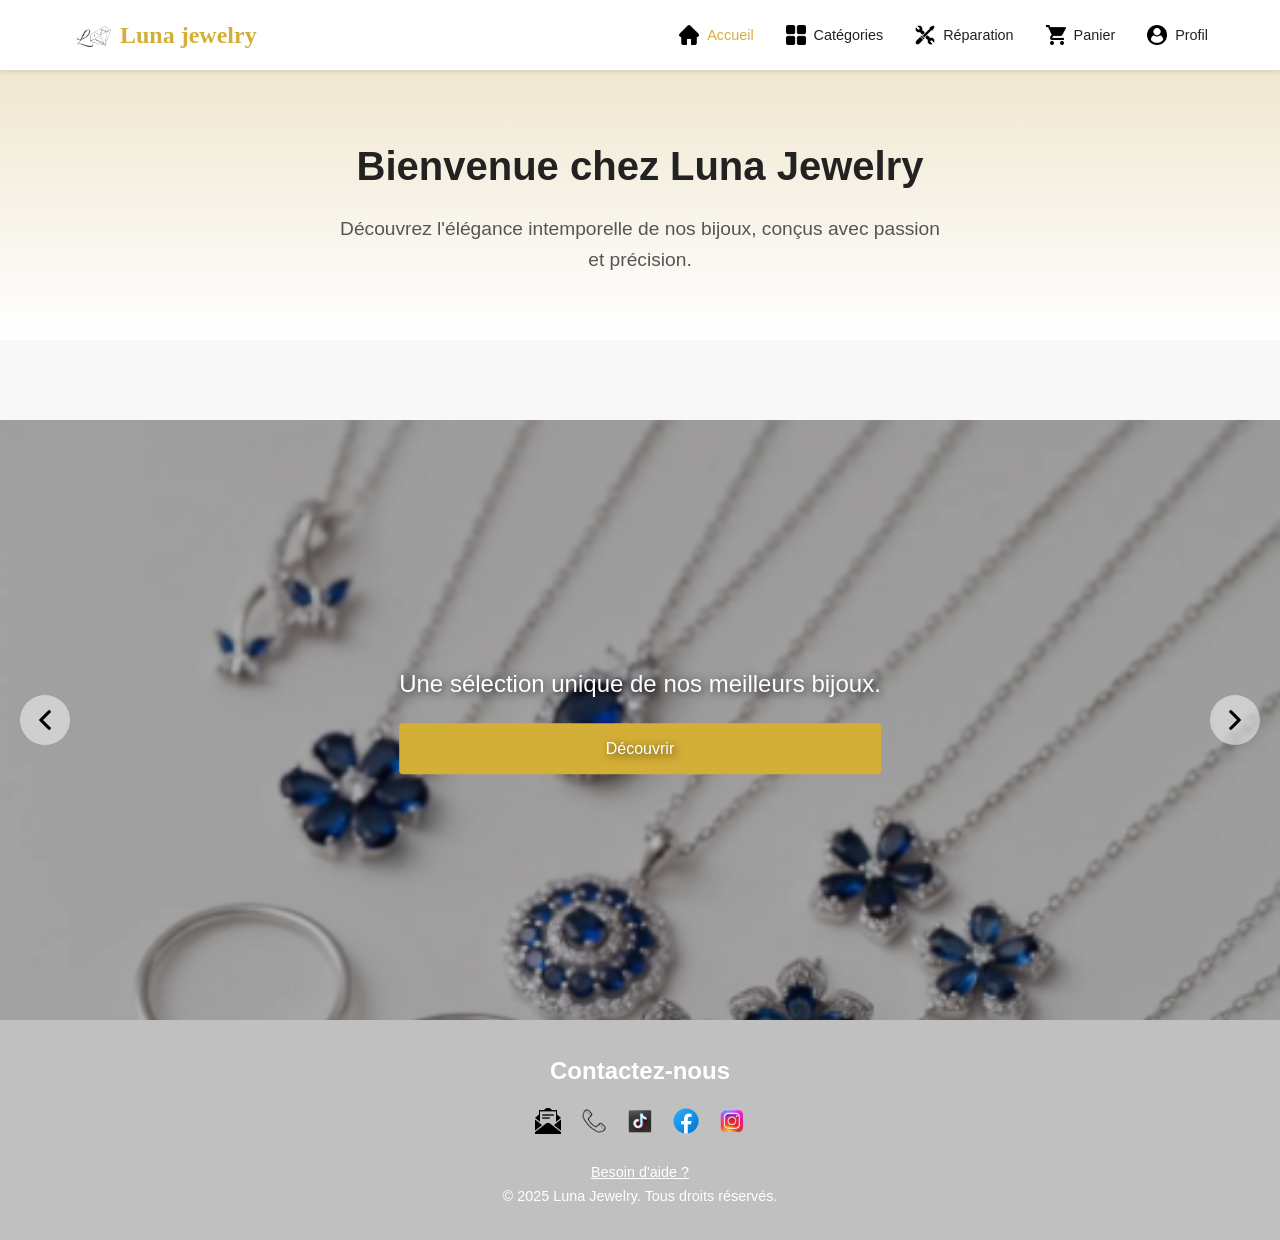
<file: index.html>
<!DOCTYPE html>
<html lang="en">
<head>
    <meta charset="UTF-8">
    <meta name="viewport" content="width=device-width, initial-scale=1.0">
    <meta name="description" content="Bienvenue chez Luna Jewelry, votre boutique de bijoux élégants en Algérie.">
    <link rel="icon" type="image/png" href="images\logo.png">
    <title>Luna Jewelry - Accueil</title>
    <link rel="stylesheet" href="style/styles.css">
</head>
<body>
    <header>
        <nav>
            <div class="logo">
                <img src="images/logo.png" alt="Logo luna jewelry">
                Luna jewelry
            </div>
            <button class="nav-toggle" aria-label="Toggle navigation">
                <span class="hamburger"></span>
            </button>
            <ul class="nav-menu">
                <li>
                    <a href="index.html" class="nav-link active">
                        <img src="images/home.png" alt="Accueil" class="nav-icon"> Accueil
                    </a>
                </li>
                <li>
                    <a href="content/categories.html" class="nav-link">
                        <img src="images/category.png" alt="Catégories" class="nav-icon"> Catégories
                    </a>
    
                </li>
                <li>
                    <a href="content/reparation.html" class="nav-link">
                        <img src="images/maintenance.png" alt="Réparation" class="nav-icon"> Réparation
                    </a>
                </li>
                <li>
                    <a href="content/panier.html" class="nav-link"> 
                        <img src="images/shopping-cart.png" alt="Panier" class="nav-icon">  Panier
                    </a>
                </li>
                <li class="dropdown">
                    <a href="content/autentification.html" class="nav-link">
                        <img src="images/user.png" alt="Profil" class="nav-icon"> Profil
                    </a>
                    <ul class="dropdown-menu">
                        <li><a href="content/inscription.html" class="nav-link">Inscription</a></li>
                        <li><a href="content/autentification.html" class="nav-link">Authentification</a></li>
                    </ul>
                </li>
            </ul>
        </nav>
    </header>
    <main>
        <section class="hero">
            <h2>Bienvenue chez Luna Jewelry</h2>
            <p>Découvrez l'élégance intemporelle de nos bijoux, conçus avec passion et précision.</p>
        </section>
        <section class="slider-container">
    <div class="slider-wrapper">
        <div class="slide active">
            <img src="images/melange1.png" alt="Collection Mélange">
            <div class="slide-overlay"></div>
            <div class="slide-content">
                <p>Une sélection unique de nos meilleurs bijoux.</p>
                <a href="content/categories.html" class="btn">Découvrir</a>
            </div>
        </div>
        <div class="slide">
            <img src="images/bagues.png" alt="Collection de bagues">
            <div class="slide-overlay"></div>
            <div class="slide-content">
                <p>Pour vous, des bagues uniques.</p>
                <a href="content/bague.html" class="btn">Découvrir</a>
            </div>
        </div>
        <div class="slide">
            <img src="images/bracelets.png" alt="Collection de bracelets">
            <div class="slide-overlay"></div>
            <div class="slide-content">
                <p>Style et confort au poignet.</p>
                <a href="content/bracelet.html" class="btn">Découvrir</a>
            </div>
        </div>
        <div class="slide">
            <img src="images/colliers.png" alt="Collection de colliers">
            <div class="slide-overlay"></div>
            <div class="slide-content">
                <p>Élégance autour de votre cou.</p>
                <a href="content/collier.html" class="btn">Découvrir</a>
            </div>
        </div>
        <div class="slide">
            <img src="images/boucles.png" alt="Collection de boucles d’oreilles">
            <div class="slide-overlay"></div>
            <div class="slide-content">
                <p>Brillez de mille feux.</p>
                <a href="content/bague.html" class="btn">Découvrir</a>
            </div>
        </div>
    </div>
    <div class="slider-controls">
        <button class="gauche-btn" aria-label="Diapositive précédente"><img src="images/left-arrow.png" alt="Gauche"></button>
        <button class="droite-btn" aria-label="Diapositive suivante"><img src="images/right-arrow.png" alt="Droite"></button>
    </div>
</section>

    </main>
    <footer>
        <h2>Contactez-nous</h2>
        <div class="con">
            <a href="jewlary@gmail.com"><img src="images/icons8-email-open-50.png" alt="email"></a>
            <a href="tel:+1234567890"><img src="images/icons8-phone-80.png" alt="telephone"></a>
            <a href="tiktok:lunajewelry"><img src="images/icons8-tiktok-logo-94.png" alt="tiktok"></a>
            <a href="https://www.facebook.com/lunajewelry"><img src="images/icons8-facebook-logo-48.png" alt="facebook"></a>
            <a href="https://www.instagram.com/lunajewelry"><img src="images/icons8-instagram-logo-94.png" alt="instagram"></a>
        </div>
         <div>
           <a href="contact.html"> Besoin d'aide ?</a>
        </div>
        <p>© 2025 Luna Jewelry. Tous droits réservés.</p>
    </footer>
  
    <script src="javascript/script.js"></script>
</body>
</html>
</file>
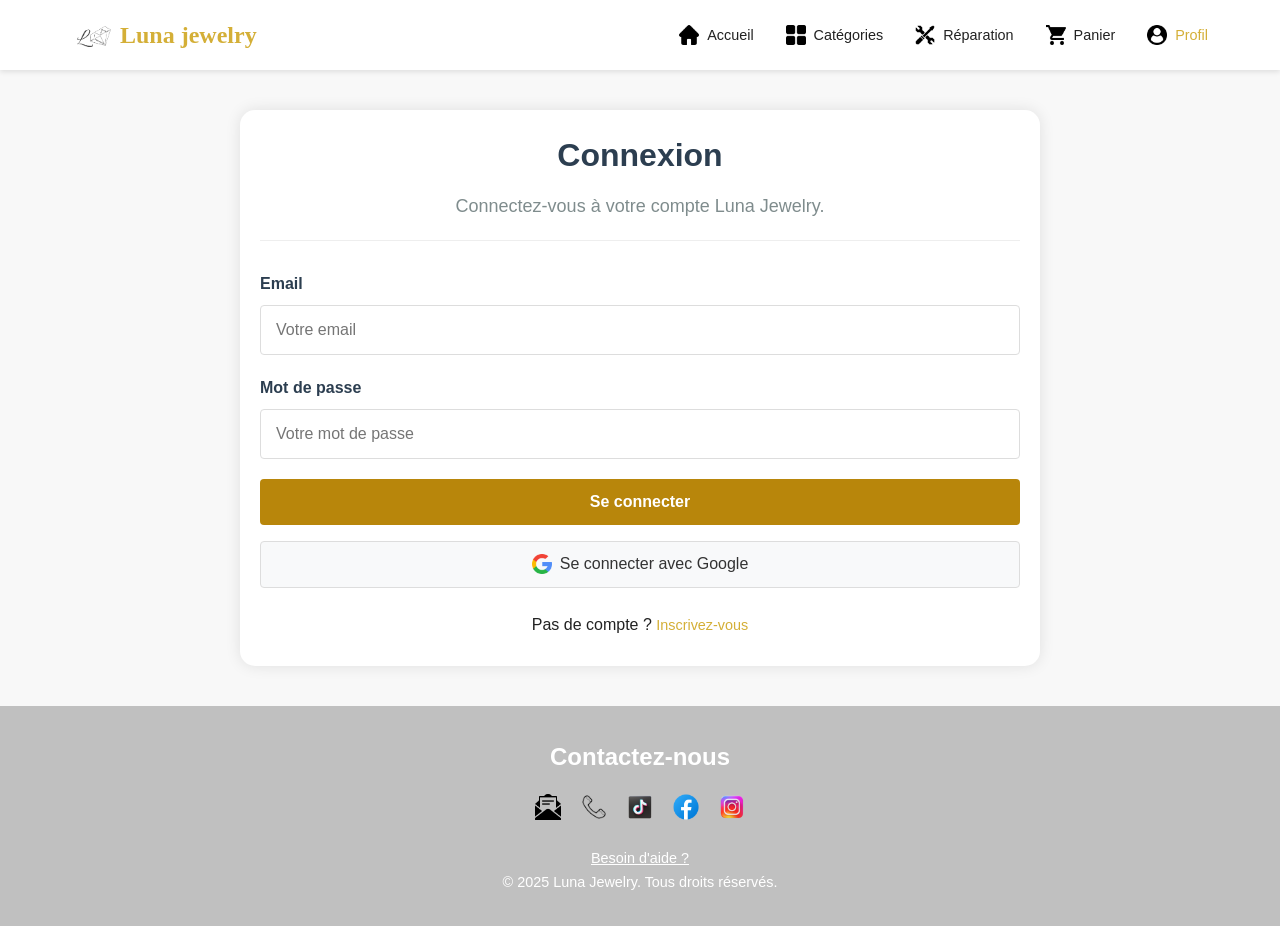
<file: content/autentification.html>
<!DOCTYPE html>
<html lang="fr">
<head>
    <meta charset="UTF-8">
    <meta name="viewport" content="width=device-width, initial-scale=1.0">
    <meta name="description" content="Connectez-vous à votre compte Luna Jewelry.">
    <link rel="icon" type="image/png" href="../images/logo.png">
    <title>Luna Jewelry - Connexion</title>
    <link rel="stylesheet" href="../style/styles.css">
</head>
<body>
    <header>
        <nav>
            <div class="logo">
                <img src="../images/logo.png" alt="Logo luna jewelry">
                Luna jewelry
            </div>
            <button class="nav-toggle" aria-label="Toggle navigation">
                <span class="hamburger"></span>
            </button>
            <ul class="nav-menu">
                <li>
                    <a href="../index.html" class="nav-link">
                        <img src="../images/home.png" alt="Accueil" class="nav-icon"> Accueil
                    </a>
                </li>
                <li>
                    <a href="categories.html" class="nav-link">
                        <img src="../images/category.png" alt="Catégories" class="nav-icon"> Catégories
                    </a>
                   
                </li>
                <li>
                    <a href="reparation.html" class="nav-link">
                        <img src="../images/maintenance.png" alt="Réparation" class="nav-icon"> Réparation
                    </a>
                </li>
                <li>
                    <a href="panier.html" class="nav-link">
                        <img src="../images/shopping-cart.png" alt="Panier" class="nav-icon"> Panier
                    </a>
                </li>
                <li class="dropdown">
                    <a href="autentification.html" class="nav-link active">
                        <img src="../images/user.png" alt="Profil" class="nav-icon"> Profil
                    </a>
                    <ul class="dropdown-menu">
                        <li><a href="inscription.html" class="nav-link">Inscription</a></li>
                        <li><a href="autentification.html" class="nav-link">Authentification</a></li>
                    </ul>
                </li>
            </ul>
        </nav>
    </header>
       <main>
        <div class="contenu">
            <div class="header">
                <h1>Connexion</h1>
                <p>Connectez-vous à votre compte Luna Jewelry.</p>
            </div>
            <form id="connexion">
                <div class="formulaire">
                    <label for="email">Email</label>
                    <input type="email" id="email" placeholder="Votre email" required>
                </div>
                <div class="formulaire">
                    <label for="password">Mot de passe</label>
                    <div class="input-group">
                        <input type="password" id="password" placeholder="Votre mot de passe" required>
                       
                    </div>
                </div>
                <button type="submit" class="submit-btn">Se connecter</button>
            </form>
            <div class="social-connexion">
                <button class="btn social google"><img src="../images/google.png" alt="Google"> Se connecter avec Google</button>
                
            </div>
            <p class="link">Pas de compte ? <a href="inscription.html">Inscrivez-vous</a></p>
        </div>
    </main>
    <footer>
        <h2>Contactez-nous</h2>
        <div class="con">
            <a href="mailto:contact@lunajewelry.com"><img src="../images/icons8-email-open-50.png" alt="email"></a>
            <a href="tel:+1234567890"><img src="../images/icons8-phone-80.png" alt="telephone"></a>
            <a href="https://www.tiktok.com/@lunajewelry"><img src="../images/icons8-tiktok-logo-94.png" alt="tiktok"></a>
            <a href="https://www.facebook.com/lunajewelry"><img src="../images/icons8-facebook-logo-48.png" alt="facebook"></a>
            <a href="https://www.instagram.com/lunajewelry"><img src="../images/icons8-instagram-logo-94.png" alt="instagram"></a>
        </div>
         <div>
           <a href="contact.html"> Besoin d'aide ?</a>
        </div>
        <p>© 2025 Luna Jewelry. Tous droits réservés.</p>
    </footer>
    <script src="../javascript/script.js"></script>
</body>
</html>
</file>
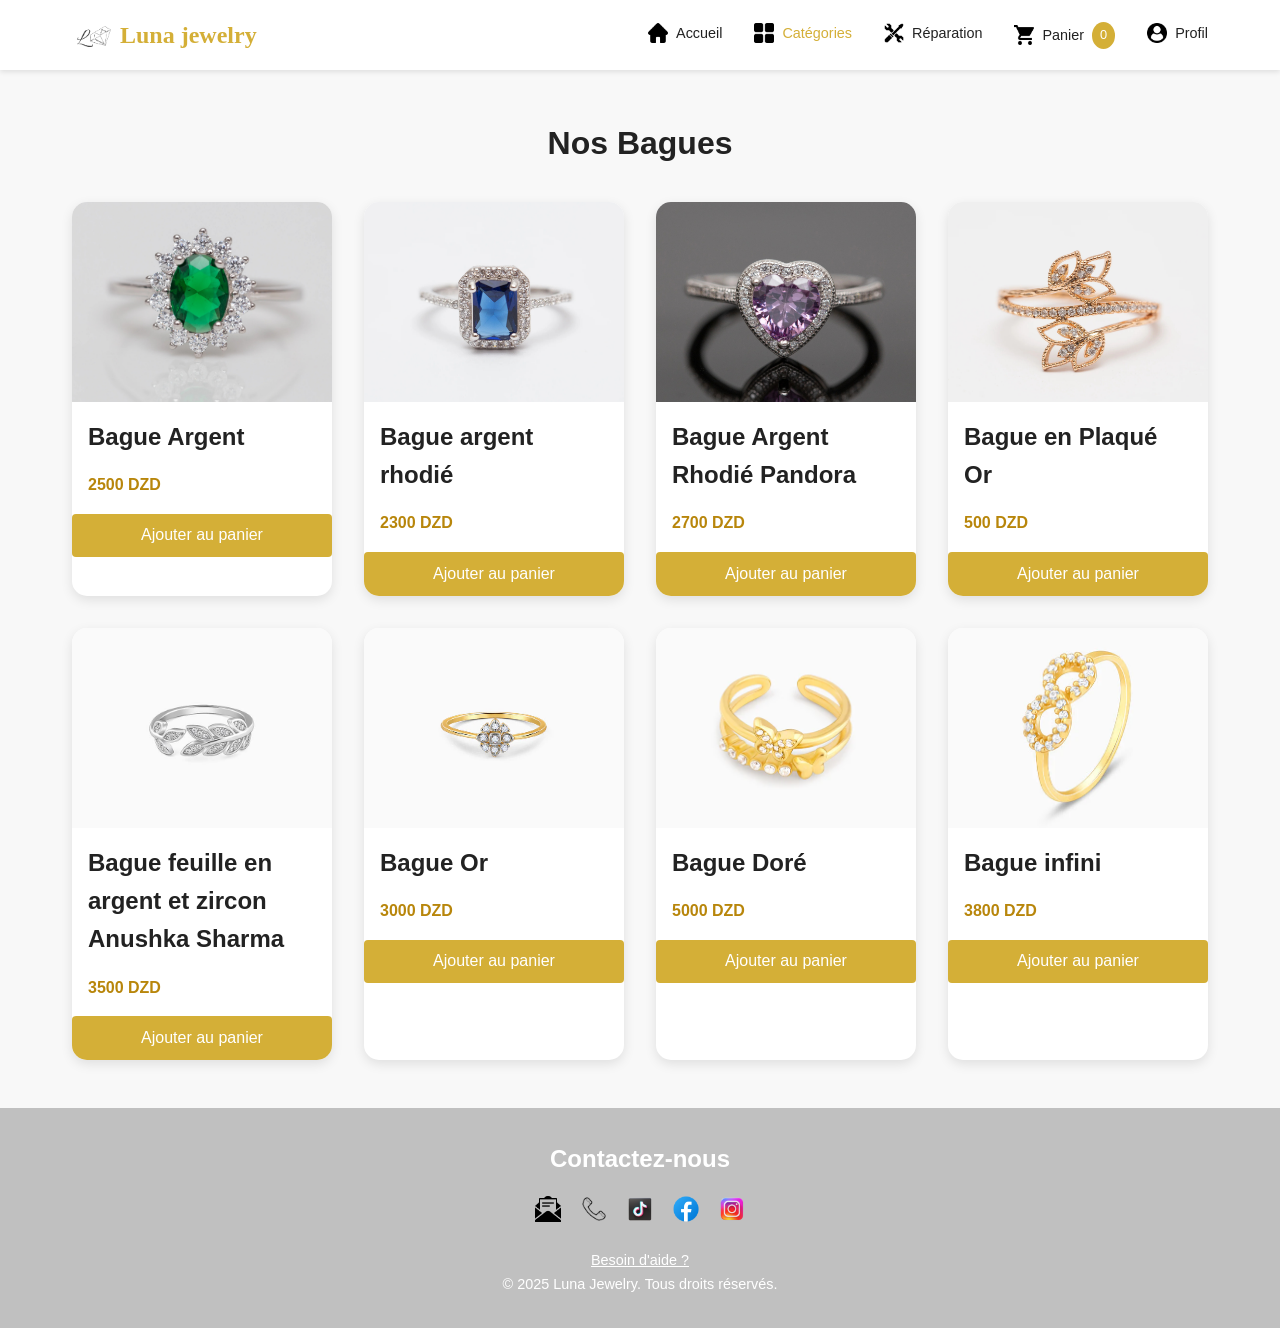
<file: content/bague.html>
<!DOCTYPE html>
<html lang="fr">
<head>
    <meta charset="UTF-8">
    <meta name="viewport" content="width=device-width, initial-scale=1.0">
    <meta name="description" content="Découvrez notre collection de bagues élégantes chez Luna Jewelry.">
    <link rel="icon" type="image/png" href="../images/logo.png">
    <title>Luna Jewelry - Bagues</title>
    <link rel="stylesheet" href="../style/styles.css">
</head>
<body>
    <header>
        <nav>
            <div class="logo">
                <img src="../images/logo.png" alt="Logo luna jewelry">
                Luna jewelry
            </div>
            <button class="nav-toggle" aria-label="Toggle navigation">
                <span class="hamburger"></span>
            </button>
            <ul class="nav-menu">
                <li>
                    <a href="../index.html" class="nav-link">
                        <img src="../images/home.png" alt="Accueil" class="nav-icon"> Accueil
                    </a>
                </li>
                <li>
                    <a href="categories.html" class="nav-link active">
                        <img src="../images/category.png" alt="Catégories" class="nav-icon"> Catégories
                    </a>
                  
                </li>
                <li>
                    <a href="reparation.html" class="nav-link">
                        <img src="../images/maintenance.png" alt="Réparation" class="nav-icon"> Réparation
                    </a>
                </li>
                <li>
                    <a href="panier.html" class="nav-link">
                        <img src="../images/shopping-cart.png" alt="Panier" class="nav-icon"> Panier <span id="cart-count">0</span>
                    </a>
                </li>
                <li class="dropdown">
                    <a href="autentification.html" class="nav-link">
                        <img src="../images/user.png" alt="Profil" class="nav-icon"> Profil
                    </a>
                    <ul class="dropdown-menu">
                        <li><a href="inscription.html" class="nav-link">Inscription</a></li>
                        <li><a href="autentification.html" class="nav-link">Authentification</a></li>
                    </ul>
                </li>
            </ul>
        </nav>
    </header>
    <main>
        <section class="products">
            <h2>Nos Bagues</h2>
            <div class="product-grid">
                <div class="product">
                    <img src="../images/bague1.png" alt="Bague Argent" onerror="this.src='../images/fallback.png'">
                    <h3>Bague Argent</h3>
                    <p class="description">Bague Argent Rhodié Garanti la pierre bleu princières.</p>
                    <p class="price">2500 DZD</p>
                    <button class="btn" onclick="addToCart(1, 'Bague Argent', 2500)">Ajouter au panier</button>
                </div>
                <div class="product">
                    <img src="../images/bague2.png" alt="Bague argent rhodié" onerror="this.src='../images/fallback.png'">
                    <h3>Bague argent rhodié</h3>
                    <p class="description">Bague argent rhodié tendance avec un motif vert.</p>
                    <p class="price">2300 DZD</p>
                    <button class="btn" onclick="addToCart(2, 'Bague argent rhodié', 2300)">Ajouter au panier</button>
                </div>
                <div class="product">
                    <img src="../images/bague3.png" alt="Bague Argent Rhodié Pandora" onerror="this.src='../images/fallback.png'">
                    <h3>Bague Argent Rhodié Pandora</h3>
                    <p class="description">Bague Argent Rhodié Pandora. Motif Cœur mauve.</p>
                    <p class="price">2700 DZD</p>
                    <button class="btn" onclick="addToCart(3, 'Bague Argent Rhodié Pandora', 2700)">Ajouter au panier</button>
                </div>
                <div class="product">
                    <img src="../images/bague4.png" alt="Bague en Plaqué Or" onerror="this.src='../images/fallback.png'">
                    <h3>Bague en Plaqué Or</h3>
                    <p class="description">Bague en Plaqué Or Xuping Xp tendance.</p>
                    <p class="price">500 DZD</p>
                    <button class="btn" onclick="addToCart(4, 'Bague en Plaqué Or', 500)">Ajouter au panier</button>
                </div>
                <div class="product">
                    <img src="../images/bague5.png" alt="Bague feuille en argent et zircon Anushka Sharma" onerror="this.src='../images/fallback.png'">
                    <h3>Bague feuille en argent et zircon Anushka Sharma</h3>
                    <p class="description">Bague feuille en argent et zircon Anushka Sharma.</p>
                    <p class="price">3500 DZD</p>
                    <button class="btn" onclick="addToCart(5, 'Bague feuille en argent et zircon Anushka Sharma', 3500)">Ajouter au panier</button>
                </div>
                <div class="product">
                    <img src="../images/bague6.png" alt="Bague Or" onerror="this.src='../images/fallback.png'">
                    <h3>Bague Or</h3>
                    <p class="description">Bague Fleur Dorée.</p>
                    <p class="price">3000 DZD</p>
                    <button class="btn" onclick="addToCart(6, 'Bague Or', 3000)">Ajouter au panier</button>
                </div>
                <div class="product">
                    <img src="../images/bague7.png" alt="Bague Doré" onerror="this.src='../images/fallback.png'">
                    <h3>Bague Doré</h3>
                    <p class="description">Bague Papillon cœur Doré.</p>
                    <p class="price">5000 DZD</p>
                    <button class="btn" onclick="addToCart(7, 'Bague Doré', 5000)">Ajouter au panier</button>
                </div>
                <div class="product">
                    <img src="../images/bague8.png" alt="Bague infini" onerror="this.src='../images/fallback.png'">
                    <h3>Bague infini</h3>
                    <p class="description">Bague de grâce infinie en or.</p>
                    <p class="price">3800 DZD</p>
                    <button class="btn" onclick="addToCart(8, 'Bague infini', 3800)">Ajouter au panier</button>
                </div>
            </div>
        </section>
    </main>
    <footer>
        <h2>Contactez-nous</h2>
        <div class="con">
            <a href="mailto:contact@lunajewelry.com"><img src="../images/icons8-email-open-50.png" alt="email"></a>
            <a href="tel:+1234567890"><img src="../images/icons8-phone-80.png" alt="telephone"></a>
            <a href="https://www.tiktok.com/@lunajewelry"><img src="../images/icons8-tiktok-logo-94.png" alt="tiktok"></a>
            <a href="https://www.facebook.com/lunajewelry"><img src="../images/icons8-facebook-logo-48.png" alt="facebook"></a>
            <a href="https://www.instagram.com/lunajewelry"><img src="../images/icons8-instagram-logo-94.png" alt="instagram"></a>
        </div>
         <div>
           <a href="contact.html"> Besoin d'aide ?</a>
        </div>
        <p>© 2025 Luna Jewelry. Tous droits réservés.</p>
    </footer>
    <script src="../javascript/script.js"></script>
</body>
</html>
</file>
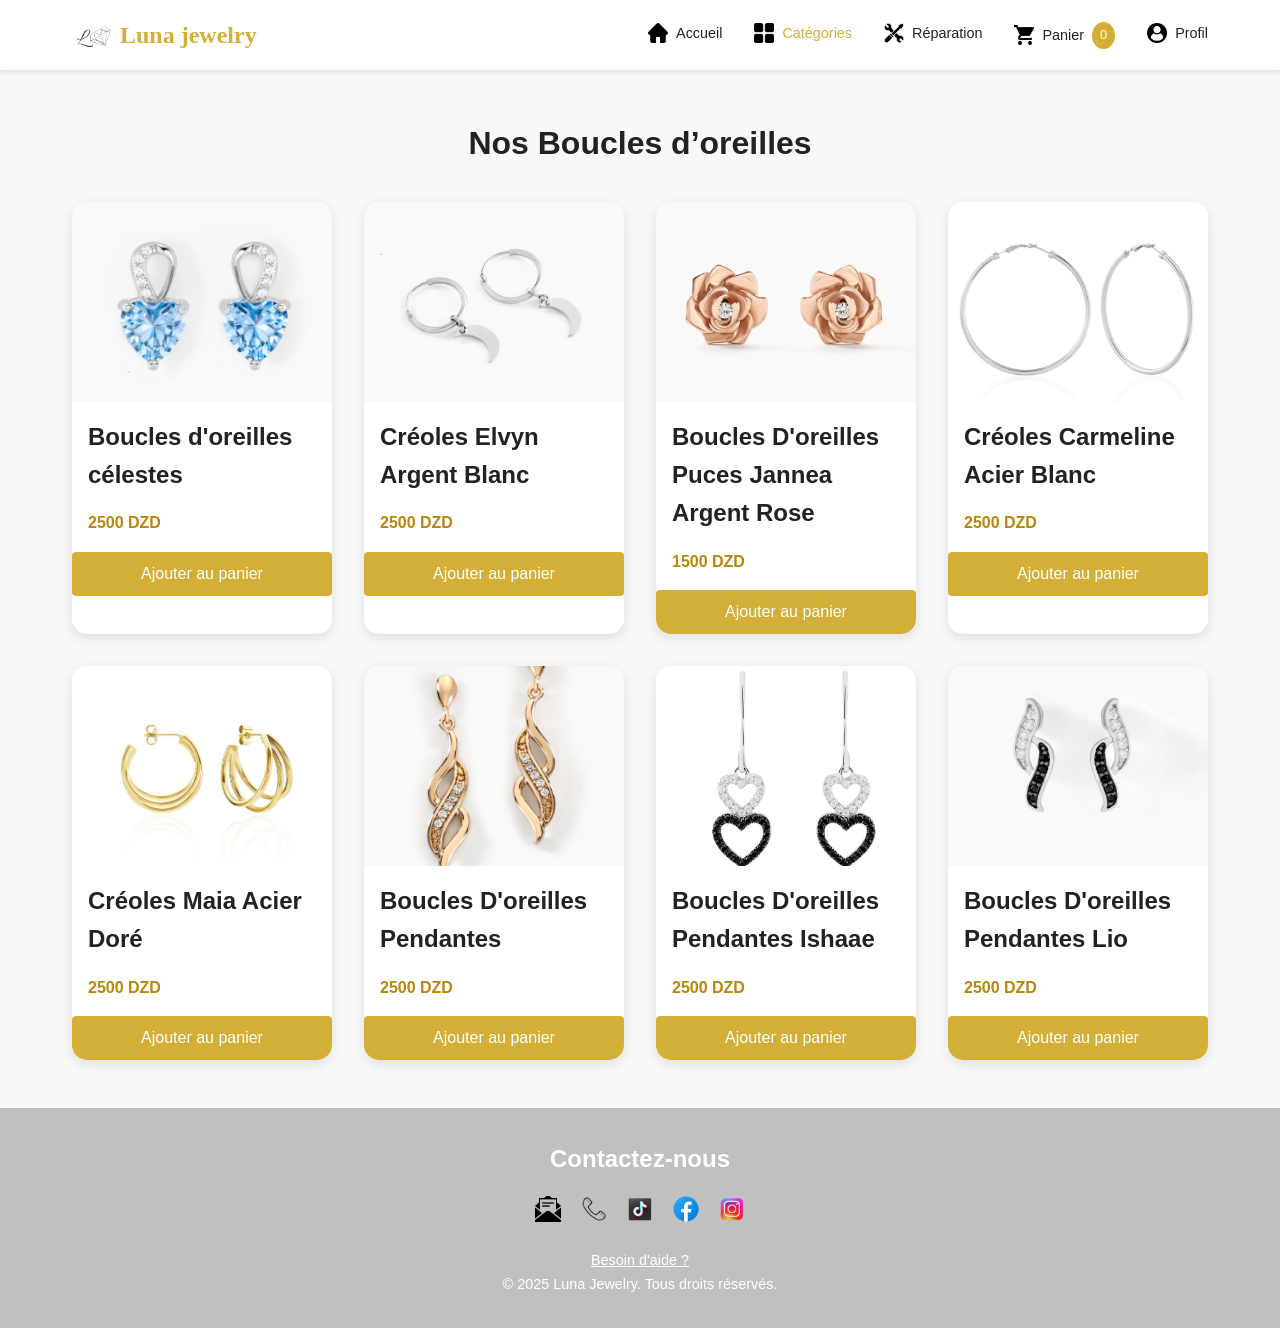
<file: content/boucles.html>
<!DOCTYPE html>
<html lang="fr">
<head>
    <meta charset="UTF-8">
    <meta name="viewport" content="width=device-width, initial-scale=1.0">
    <meta name="description" content="Explorez notre collection de boucles d’oreilles chez Luna Jewelry.">
    <link rel="icon" type="image/png" href="../images/logo.png">
    <title>Luna Jewelry - Boucles d’oreilles</title>
    <link rel="stylesheet" href="../style/styles.css">
</head>
<body>
    <header>
        <nav>
            <div class="logo">
                <img src="../images/logo.png" alt="Logo luna jewelry">
                Luna jewelry
            </div>
            <button class="nav-toggle" aria-label="Toggle navigation">
                <span class="hamburger"></span>
            </button>
            <ul class="nav-menu">
                <li>
                    <a href="../index.html" class="nav-link">
                        <img src="../images/home.png" alt="Accueil" class="nav-icon"> Accueil
                    </a>
                </li>
                <li>
                    <a href="categories.html" class="nav-link active">
                        <img src="../images/category.png" alt="Catégories" class="nav-icon"> Catégories
                    </a>
                    
                </li>
                <li>
                    <a href="reparation.html" class="nav-link">
                        <img src="../images/maintenance.png" alt="Réparation" class="nav-icon"> Réparation
                    </a>
                </li>
                <li>
                    <a href="panier.html" class="nav-link">
                        <img src="../images/shopping-cart.png" alt="Panier" class="nav-icon"> Panier <span id="cart-count">0</span>
                    </a>
                </li>
                <li class="dropdown">
                    <a href="autentification.html" class="nav-link">
                        <img src="../images/user.png" alt="Profil" class="nav-icon"> Profil
                    </a>
                    <ul class="dropdown-menu">
                        <li><a href="inscription.html" class="nav-link">Inscription</a></li>
                        <li><a href="autentification.html" class="nav-link">Authentification</a></li>
                    </ul>
                </li>
            </ul>
        </nav>
    </header>
    <main>
        <section class="products">
            <h2>Nos Boucles d’oreilles</h2>
            <div class="product-grid">
                <div class="product">
                    <img src="../images/boucles1.png" alt="Boucles d'oreilles célestes" onerror="this.src='../images/fallback.png'">
                    <h3>Boucles d'oreilles célestes</h3>
                    <p class="description">Boucles D'oreilles Puces Atieno Argent Blanc Oxyde De Zirconium.</p>
                    <p class="price">2500 DZD</p>
                    <button class="btn" onclick="addToCart(9, 'Boucles d\'oreilles célestes', 2500)">Ajouter au panier</button>
                </div>
                <div class="product">
                    <img src="../images/boucles2.png" alt="Créoles Elvyn Argent Blanc" onerror="this.src='../images/fallback.png'">
                    <h3>Créoles Elvyn Argent Blanc</h3>
                    <p class="description">Creoles Argent Blanc 925/1000 Pampilles Motifs Lunes.</p>
                    <p class="price">2500 DZD</p>
                    <button class="btn" onclick="addToCart(10, 'Créoles Elvyn Argent Blanc', 2500)">Ajouter au panier</button>
                </div>
                <div class="product">
                    <img src="../images/boucles3.png" alt="Boucles D'oreilles Puces Jannea Argent Rose" onerror="this.src='../images/fallback.png'">
                    <h3>Boucles D'oreilles Puces Jannea Argent Rose</h3>
                    <p class="description">Boucles D'oreilles Puces Argent Rose 925/1000 Roses Oxydes De Zirconium Centraux.</p>
                    <p class="price">1500 DZD</p>
                    <button class="btn" onclick="addToCart(11, 'Boucles D\'oreilles Puces Jannea Argent Rose', 1500)">Ajouter au panier</button>
                </div>
                <div class="product">
                    <img src="../images/boucles4.png" alt="Créoles Carmeline Acier Blanc" onerror="this.src='../images/fallback.png'">
                    <h3>Créoles Carmeline Acier Blanc</h3>
                    <p class="description">Créoles Acier Inoxydable Blanc Fil.</p>
                    <p class="price">2500 DZD</p>
                    <button class="btn" onclick="addToCart(12, 'Créoles Carmeline Acier Blanc', 2500)">Ajouter au panier</button>
                </div>
                <div class="product">
                    <img src="../images/boucles5.png" alt="Créoles Maia Acier Doré" onerror="this.src='../images/fallback.png'">
                    <h3>Créoles Maia Acier Doré</h3>
                    <p class="description">Créoles Acier Inoxydable Jaune Triples Rangs.</p>
                    <p class="price">2500 DZD</p>
                    <button class="btn" onclick="addToCart(13, 'Créoles Maia Acier Doré', 2500)">Ajouter au panier</button>
                </div>
                <div class="product">
                    <img src="../images/boucles6.png" alt="Boucles D'oreilles Pendantes" onerror="this.src='../images/fallback.png'">
                    <h3>Boucles D'oreilles Pendantes</h3>
                    <p class="description">Boucles D'oreilles Pendantes Sylvie Argent Blanc Oxyde De Zirconium.</p>
                    <p class="price">2500 DZD</p>
                    <button class="btn" onclick="addToCart(14, 'Boucles D\'oreilles Pendantes', 2500)">Ajouter au panier</button>
                </div>
                <div class="product">
                    <img src="../images/boucles7.png" alt="Boucles D'oreilles Pendantes Ishaae" onerror="this.src='../images/fallback.png'">
                    <h3>Boucles D'oreilles Pendantes Ishaae</h3>
                    <p class="description">Boucles D'oreilles Pendantes Ishaae Plaqué Or Jaune Oxyde De Zirconium.</p>
                    <p class="price">2500 DZD</p>
                    <button class="btn" onclick="addToCart(15, 'Boucles D\'oreilles Pendantes Ishaae', 2500)">Ajouter au panier</button>
                </div>
                <div class="product">
                    <img src="../images/boucles8.png" alt="Boucles D'oreilles Pendantes Lio" onerror="this.src='../images/fallback.png'">
                    <h3>Boucles D'oreilles Pendantes Lio</h3>
                    <p class="description">Duo de paires de boucles d'oreilles losanges.</p>
                    <p class="price">2500 DZD</p>
                    <button class="btn" onclick="addToCart(16, 'Boucles D\'oreilles Pendantes Lio', 2500)">Ajouter au panier</button>
                </div>
            </div>
        </section>
    </main>
    <footer>
        <h2>Contactez-nous</h2>
        <div class="con">
            <a href="mailto:contact@lunajewelry.com"><img src="../images/icons8-email-open-50.png" alt="email"></a>
            <a href="tel:+1234567890"><img src="../images/icons8-phone-80.png" alt="telephone"></a>
            <a href="https://www.tiktok.com/@lunajewelry"><img src="../images/icons8-tiktok-logo-94.png" alt="tiktok"></a>
            <a href="https://www.facebook.com/lunajewelry"><img src="../images/icons8-facebook-logo-48.png" alt="facebook"></a>
            <a href="https://www.instagram.com/lunajewelry"><img src="../images/icons8-instagram-logo-94.png" alt="instagram"></a>
        </div>
         <div>
           <a href="contact.html"> Besoin d'aide ?</a>
        </div>
        <p>© 2025 Luna Jewelry. Tous droits réservés.</p>
    </footer>
    <script src="../javascript/script.js"></script>
</body>
</html>
</file>
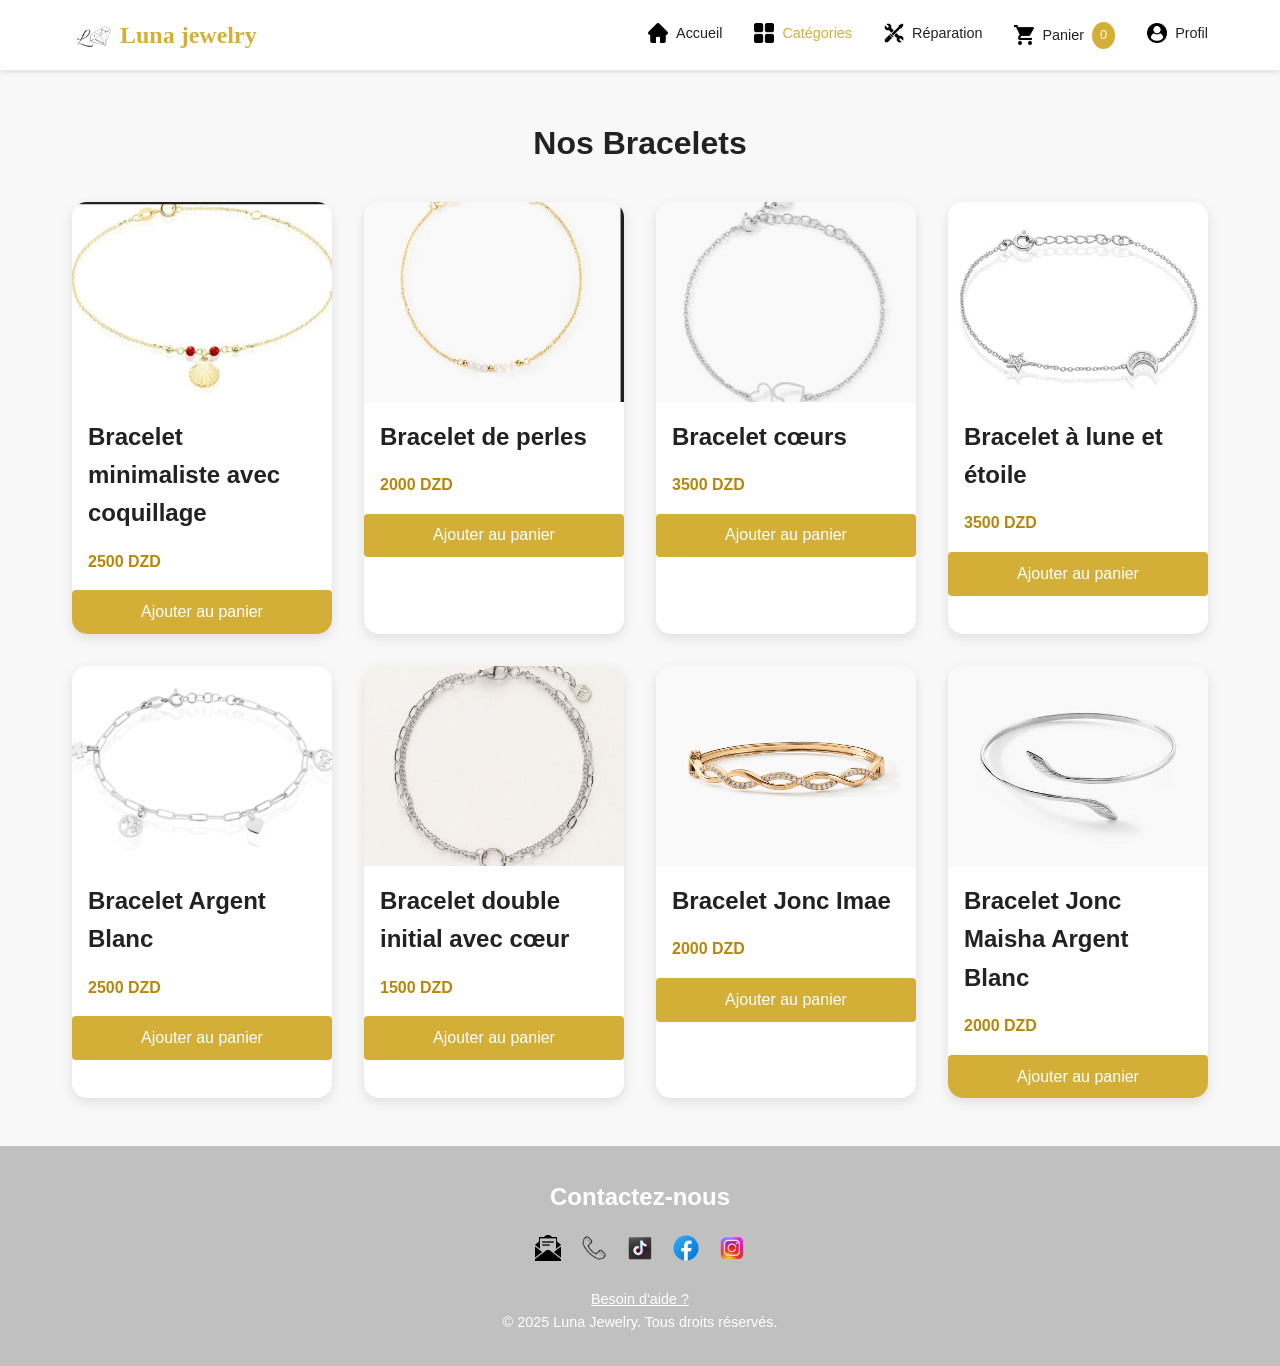
<file: content/bracelet.html>
<!DOCTYPE html>
<html lang="fr">
<head>
    <meta charset="UTF-8">
    <meta name="viewport" content="width=device-width, initial-scale=1.0">
    <meta name="description" content="Explorez notre collection de bracelets élégants chez Luna Jewelry.">
    <link rel="icon" type="image/png" href="../images/logo.png">
    <title>Luna Jewelry - Bracelets</title>
    <link rel="stylesheet" href="../style/styles.css">
</head>
<body>
    <header>
        <nav>
            <div class="logo">
                <img src="../images/logo.png" alt="Logo luna jewelry">
                Luna jewelry
            </div>
            <button class="nav-toggle" aria-label="Toggle navigation">
                <span class="hamburger"></span>
            </button>
            <ul class="nav-menu">
                <li>
                    <a href="../index.html" class="nav-link">
                        <img src="../images/home.png" alt="Accueil" class="nav-icon"> Accueil
                    </a>
                </li>
                <li>
                    <a href="categories.html" class="nav-link active">
                        <img src="../images/category.png" alt="Catégories" class="nav-icon"> Catégories
                    </a>
                   
                </li>
                <li>
                    <a href="reparation.html" class="nav-link">
                        <img src="../images/maintenance.png" alt="Réparation" class="nav-icon"> Réparation
                    </a>
                </li>
                <li>
                    <a href="panier.html" class="nav-link">
                        <img src="../images/shopping-cart.png" alt="Panier" class="nav-icon"> Panier <span id="cart-count">0</span>
                    </a>
                </li>
                <li class="dropdown">
                    <a href="autentification.html" class="nav-link">
                        <img src="../images/user.png" alt="Profil" class="nav-icon"> Profil
                    </a>
                    <ul class="dropdown-menu">
                        <li><a href="inscription.html" class="nav-link">Inscription</a></li>
                        <li><a href="autentification.html" class="nav-link">Authentification</a></li>
                    </ul>
                </li>
            </ul>
        </nav>
    </header>
    <main>
        <section class="products">
            <h2>Nos Bracelets</h2>
            <div class="product-grid">
                <div class="product">
                    <img src="../images/bracelet1.png" alt="Bracelet minimaliste avec coquillage" onerror="this.src='../images/fallback.png'">
                    <h3>Bracelet minimaliste avec coquillage</h3>
                    <p class="description">Bracelet minimaliste avec coquillage et perles dorées.</p>
                    <p class="price">2500 DZD</p>
                    <button class="btn" onclick="addToCart(25, 'Bracelet minimaliste avec coquillage', 2500)">Ajouter au panier</button>
                </div>
                <div class="product">
                    <img src="../images/bracelet2.png" alt="Bracelet de perles" onerror="this.src='../images/fallback.png'">
                    <h3>Bracelet de perles</h3>
                    <p class="description">Bracelet de perles avec pendentif cœur doré.</p>
                    <p class="price">2000 DZD</p>
                    <button class="btn" onclick="addToCart(26, 'Bracelet de perles', 2000)">Ajouter au panier</button>
                </div>
                <div class="product">
                    <img src="../images/bracelet3.png" alt="Bracelet cœurs" onerror="this.src='../images/fallback.png'">
                    <h3>Bracelet cœurs</h3>
                    <p class="description">Bracelet avec motifs cœurs entrelacés.</p>
                    <p class="price">3500 DZD</p>
                    <button class="btn" onclick="addToCart(27, 'Bracelet cœurs', 3500)">Ajouter au panier</button>
                </div>
                <div class="product">
                    <img src="../images/bracelet4.png" alt="Bracelet à lune et étoile" onerror="this.src='../images/fallback.png'">
                    <h3>Bracelet à lune et étoile</h3>
                    <p class="description">Bracelet avec pendentifs lune et étoile.</p>
                    <p class="price">3500 DZD</p>
                    <button class="btn" onclick="addToCart(28, 'Bracelet à lune et étoile', 3500)">Ajouter au panier</button>
                </div>
                <div class="product">
                    <img src="../images/bracelet5.png" alt="Bracelet Argent Blanc" onerror="this.src='../images/fallback.png'">
                    <h3>Bracelet Argent Blanc</h3>
                    <p class="description">Bracelet Argent Blanc 925/1000.</p>
                    <p class="price">2500 DZD</p>
                    <button class="btn" onclick="addToCart(29, 'Bracelet Argent Blanc', 2500)">Ajouter au panier</button>
                </div>
                <div class="product">
                    <img src="../images/bracelet6.png" alt="Bracelet double initial avec cœur" onerror="this.src='../images/fallback.png'">
                    <h3>Bracelet double initial avec cœur</h3>
                    <p class="description">Bracelet personnalisé avec initiales et cœur.</p>
                    <p class="price">1500 DZD</p>
                    <button class="btn" onclick="addToCart(30, 'Bracelet double initial avec cœur', 1500)">Ajouter au panier</button>
                </div>
                <div class="product">
                    <img src="../images/bracelet7.png" alt="Bracelet Jonc Imae" onerror="this.src='../images/fallback.png'">
                    <h3>Bracelet Jonc Imae</h3>
                    <p class="description">Bracelet Jonc Imae Argent Blanc.</p>
                    <p class="price">2000 DZD</p>
                    <button class="btn" onclick="addToCart(31, 'Bracelet Jonc Imae', 2000)">Ajouter au panier</button>
                </div>
                <div class="product">
                    <img src="../images/bracelet8.png" alt="Bracelet Jonc Maisha Argent Blanc" onerror="this.src='../images/fallback.png'">
                    <h3>Bracelet Jonc Maisha Argent Blanc</h3>
                    <p class="description">Bracelet Jonc Maisha Argent Blanc 925/1000.</p>
                    <p class="price">2000 DZD</p>
                    <button class="btn" onclick="addToCart(32, 'Bracelet Jonc Maisha Argent Blanc', 2000)">Ajouter au panier</button>
                </div>
            </div>
        </section>
    </main>
    <footer>
        <h2>Contactez-nous</h2>
        <div class="con">
            <a href="mailto:contact@lunajewelry.com"><img src="../images/icons8-email-open-50.png" alt="email"></a>
            <a href="tel:+1234567890"><img src="../images/icons8-phone-80.png" alt="telephone"></a>
            <a href="https://www.tiktok.com/@lunajewelry"><img src="../images/icons8-tiktok-logo-94.png" alt="tiktok"></a>
            <a href="https://www.facebook.com/lunajewelry"><img src="../images/icons8-facebook-logo-48.png" alt="facebook"></a>
            <a href="https://www.instagram.com/lunajewelry"><img src="../images/icons8-instagram-logo-94.png" alt="instagram"></a>
        </div>
         <div>
           <a href="contact.html"> Besoin d'aide ?</a>
        </div>
        <p>© 2025 Luna Jewelry. Tous droits réservés.</p>
    </footer>
    <script src="../javascript/script.js"></script>
</body>
</html>
</file>
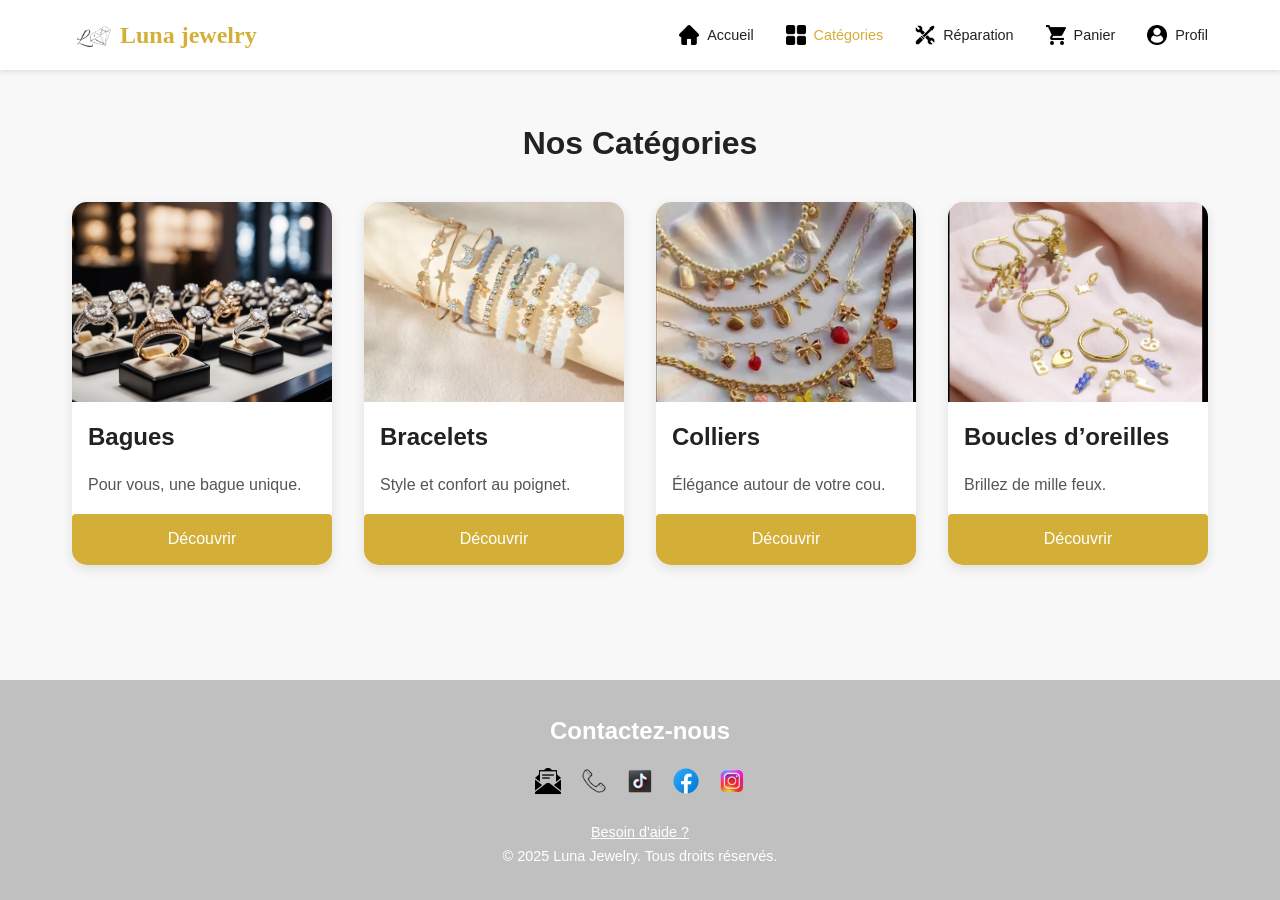
<file: content/categories.html>
<!DOCTYPE html>
<html lang="fr">
<head>
    <meta charset="UTF-8">
    <meta name="viewport" content="width=device-width, initial-scale=1.0">
    <meta name="description" content="Explorez toutes les catégories de bijoux chez Luna Jewelry.">
    <link rel="icon" type="image/png" href="../images/logo.png">
    <title>Luna Jewelry - Catégories</title>
    <link rel="stylesheet" href="../style/styles.css">
</head>
<body>
    <header>
        <nav>
            <div class="logo">
                <img src="../images/logo.png" alt="Logo luna jewelry">
                Luna jewelry
            </div>
            <button class="nav-toggle" aria-label="Toggle navigation">
                <span class="hamburger"></span>
            </button>
            <ul class="nav-menu">
                <li>
                    <a href="../index.html" class="nav-link">
                        <img src="../images/home.png" alt="Accueil" class="nav-icon"> Accueil
                    </a>
                </li>
                <li>
                    <a href="categories.html" class="nav-link active">
                        <img src="../images/category.png" alt="Catégories" class="nav-icon"> Catégories
                    </a>
                  
                </li>
                <li>
                    <a href="reparation.html" class="nav-link">
                        <img src="../images/maintenance.png" alt="Réparation" class="nav-icon"> Réparation
                    </a>
                </li>
                <li>
                    <a href="panier.html" class="nav-link">
                        <img src="../images/shopping-cart.png" alt="Panier" class="nav-icon"> Panier
                    </a>
                </li>
                <li class="dropdown">
                    <a href="autentification.html" class="nav-link">
                        <img src="../images/user.png" alt="Profil" class="nav-icon"> Profil
                    </a>
                    <ul class="dropdown-menu">
                        <li><a href="inscription.html" class="nav-link">Inscription</a></li>
                        <li><a href="autentification.html" class="nav-link">Authentification</a></li>
                    </ul>
                </li>
            </ul>
        </nav>
    </header>
    <main>
        <section class="categories">
            <h2>Nos Catégories</h2>
            <div class="category-grid">
                <div class="category">
                    <img src="../images/bagues.png" alt="Collection de bagues" onerror="this.src='../images/fallback.png'">
                    <h3>Bagues</h3>
                    <p>Pour vous, une bague unique.</p>
                    <a href="bague.html" class="btn">Découvrir</a>
                </div>
                <div class="category">
                    <img src="../images/bracelets.png" alt="Collection de bracelets" onerror="this.src='../images/fallback.png'">
                    <h3>Bracelets</h3>
                    <p>Style et confort au poignet.</p>
                    <a href="bracelet.html" class="btn">Découvrir</a>
                </div>
                <div class="category">
                    <img src="../images/colliers.png" alt="Collection de colliers" onerror="this.src='../images/fallback.png'">
                    <h3>Colliers</h3>
                    <p>Élégance autour de votre cou.</p>
                    <a href="collier.html" class="btn">Découvrir</a>
                </div>
                <div class="category">
                    <img src="../images/boucles.png" alt="Collection de boucles d’oreilles" onerror="this.src='../images/fallback.png'">
                    <h3>Boucles d’oreilles</h3>
                    <p>Brillez de mille feux.</p>
                    <a href="boucles.html" class="btn">Découvrir</a>
                </div>
            </div>
        </section>
    </main>
    <footer>
        <h2>Contactez-nous</h2>
        <div class="con">
            <a href="mailto:contact@lunajewelry.com"><img src="../images/icons8-email-open-50.png" alt="email"></a>
            <a href="tel:+1234567890"><img src="../images/icons8-phone-80.png" alt="telephone"></a>
            <a href="https://www.tiktok.com/@lunajewelry"><img src="../images/icons8-tiktok-logo-94.png" alt="tiktok"></a>
            <a href="https://www.facebook.com/lunajewelry"><img src="../images/icons8-facebook-logo-48.png" alt="facebook"></a>
            <a href="https://www.instagram.com/lunajewelry"><img src="../images/icons8-instagram-logo-94.png" alt="instagram"></a>
        </div>
         <div>
           <a href="contact.html"> Besoin d'aide ?</a>
        </div>
        <p>© 2025 Luna Jewelry. Tous droits réservés.</p>
    </footer>
    <script src="../javascript/script.js"></script>
</body>
</html>
</file>
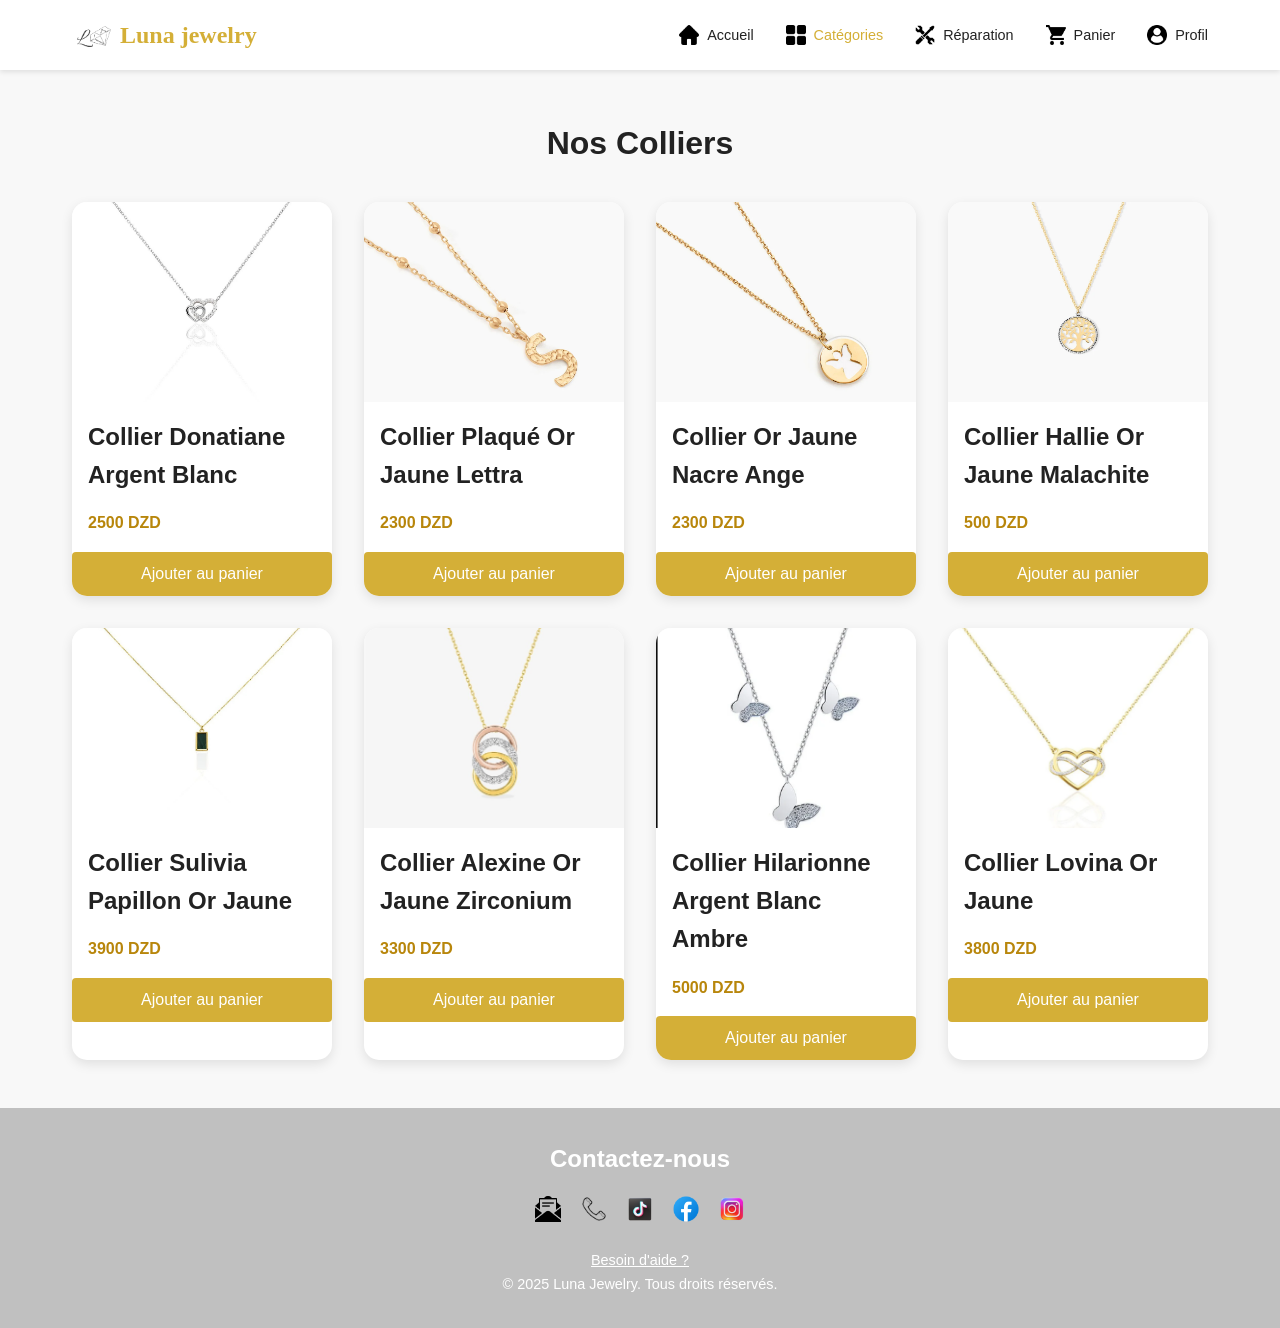
<file: content/collier.html>
<!DOCTYPE html>
<html lang="fr">
<head>
    <meta charset="UTF-8">
    <meta name="viewport" content="width=device-width, initial-scale=1.0">
    <meta name="description" content="Explorez notre collection de colliers élégants chez Luna Jewelry.">
    <link rel="icon" type="image/png" href="../images/logo.png">
    <title>Luna Jewelry - Colliers</title>
    <link rel="stylesheet" href="../style/styles.css">
</head>
<body>
    <header>
        <nav>
            <div class="logo">
                <img src="../images/logo.png" alt="Logo luna jewelry">
                Luna jewelry
            </div>
            <button class="nav-toggle" aria-label="Toggle navigation">
                <span class="hamburger"></span>
            </button>
            <ul class="nav-menu">
                <li>
                    <a href="../index.html" class="nav-link">
                        <img src="../images/home.png" alt="Accueil" class="nav-icon"> Accueil
                    </a>
                </li>
                <li>
                    <a href="categories.html" class="nav-link active">
                        <img src="../images/category.png" alt="Catégories" class="nav-icon"> Catégories
                    </a>
                </li>
                <li>
                    <a href="reparation.html" class="nav-link">
                        <img src="../images/maintenance.png" alt="Réparation" class="nav-icon"> Réparation
                    </a>
                </li>
                <li>
                    <a href="panier.html" class="nav-link">
                        <img src="../images/shopping-cart.png" alt="Panier" class="nav-icon"> Panier 
                    </a>
                </li>
                <li class="dropdown">
                    <a href="autentification.html" class="nav-link">
                        <img src="../images/user.png" alt="Profil" class="nav-icon"> Profil
                    </a>
                    <ul class="dropdown-menu">
                        <li><a href="inscription.html" class="nav-link">Inscription</a></li>
                        <li><a href="autentification.html" class="nav-link">Authentification</a></li>
                    </ul>
                </li>
            </ul>
        </nav>
    </header>
    <main>
        <section class="products">
            <h2>Nos Colliers</h2>
            <div class="product-grid">
                <div class="product">
                    <img src="../images/collier1.png" alt="Collier Donatiane Argent Blanc" onerror="this.src='../images/fallback.png'">
                    <h3>Collier Donatiane Argent Blanc</h3>
                    <p class="description">Collier Donatiane Argent Blanc Oxyde De Zirconium.</p>
                    <p class="price">2500 DZD</p>
                    <button class="btn" onclick="addToCart(17, 'Collier Donatiane Argent Blanc', 2500)">Ajouter au panier</button>
                </div>
                <div class="product">
                    <img src="../images/collier2.png" alt="Collier Plaqué Or Jaune Lettra" onerror="this.src='../images/fallback.png'">
                    <h3>Collier Plaqué Or Jaune Lettra</h3>
                    <p class="description">Collier Plaqué Or Jaune Lettra.</p>
                    <p class="price">2300 DZD</p>
                    <button class="btn" onclick="addToCart(18, 'Collier Plaqué Or Jaune Lettra', 2300)">Ajouter au panier</button>
                </div>
                <div class="product">
                    <img src="../images/collier3.png" alt="Collier Or Jaune Nacre Ange" onerror="this.src='../images/fallback.png'">
                    <h3>Collier Or Jaune Nacre Ange</h3>
                    <p class="description">Collier Or Jaune 375/1000 Nacre Motif Ange.</p>
                    <p class="price">2300 DZD</p>
                    <button class="btn" onclick="addToCart(19, 'Collier Or Jaune Nacre Ange', 2300)">Ajouter au panier</button>
                </div>
                <div class="product">
                    <img src="../images/collier4.png" alt="Collier Hallie Or Jaune Malachite" onerror="this.src='../images/fallback.png'">
                    <h3>Collier Hallie Or Jaune Malachite</h3>
                    <p class="description">Collier Hallie Or Jaune Malachite.</p>
                    <p class="price">500 DZD</p>
                    <button class="btn" onclick="addToCart(20, 'Collier Hallie Or Jaune Malachite', 500)">Ajouter au panier</button>
                </div>
                <div class="product">
                    <img src="../images/collier5.png" alt="Collier Sulivia Papillon Or Jaune" onerror="this.src='../images/fallback.png'">
                    <h3>Collier Sulivia Papillon Or Jaune</h3>
                    <p class="description">Collier Sulivia Papillon Or Jaune.</p>
                    <p class="price">3900 DZD</p>
                    <button class="btn" onclick="addToCart(21, 'Collier Sulivia Papillon Or Jaune', 3900)">Ajouter au panier</button>
                </div>
                <div class="product">
                    <img src="../images/collier6.png" alt="Collier Alexine Or Jaune Zirconium" onerror="this.src='../images/fallback.png'">
                    <h3>Collier Alexine Or Jaune Zirconium</h3>
                    <p class="description">Collier Alexine Or Jaune Oxyde De Zirconium.</p>
                    <p class="price">3300 DZD</p>
                    <button class="btn" onclick="addToCart(22, 'Collier Alexine Or Jaune Zirconium', 3300)">Ajouter au panier</button>
                </div>
                <div class="product">
                    <img src="../images/collier7.png" alt="Collier Hilarionne Argent Blanc Ambre" onerror="this.src='../images/fallback.png'">
                    <h3>Collier Hilarionne Argent Blanc Ambre</h3>
                    <p class="description">Collier Hilarionne Argent Blanc Ambre.</p>
                    <p class="price">5000 DZD</p>
                    <button class="btn" onclick="addToCart(23, 'Collier Hilarionne Argent Blanc Ambre', 5000)">Ajouter au panier</button>
                </div>
                <div class="product">
                    <img src="../images/collier8.png" alt="Collier Lovina Or Jaune" onerror="this.src='../images/fallback.png'">
                    <h3>Collier Lovina Or Jaune</h3>
                    <p class="description">Collier Lovina Or Jaune.</p>
                    <p class="price">3800 DZD</p>
                    <button class="btn" onclick="addToCart(24, 'Collier Lovina Or Jaune', 3800)">Ajouter au panier</button>
                </div>
            </div>
        </section>
    </main>
    <footer>
        <h2>Contactez-nous</h2>
        <div class="con">
            <a href="mailto:contact@lunajewelry.com"><img src="../images/icons8-email-open-50.png" alt="email"></a>
            <a href="tel:+1234567890"><img src="../images/icons8-phone-80.png" alt="telephone"></a>
            <a href="https://www.tiktok.com/@lunajewelry"><img src="../images/icons8-tiktok-logo-94.png" alt="tiktok"></a>
            <a href="https://www.facebook.com/lunajewelry"><img src="../images/icons8-facebook-logo-48.png" alt="facebook"></a>
            <a href="https://www.instagram.com/lunajewelry"><img src="../images/icons8-instagram-logo-94.png" alt="instagram"></a>
        </div>
         <div>
           <a href="contact.html"> Besoin d'aide ?</a>
        </div>
        <p>© 2025 Luna Jewelry. Tous droits réservés.</p>
    </footer>
    <script src="../javascript/script.js"></script>
</body>
</html>
</file>
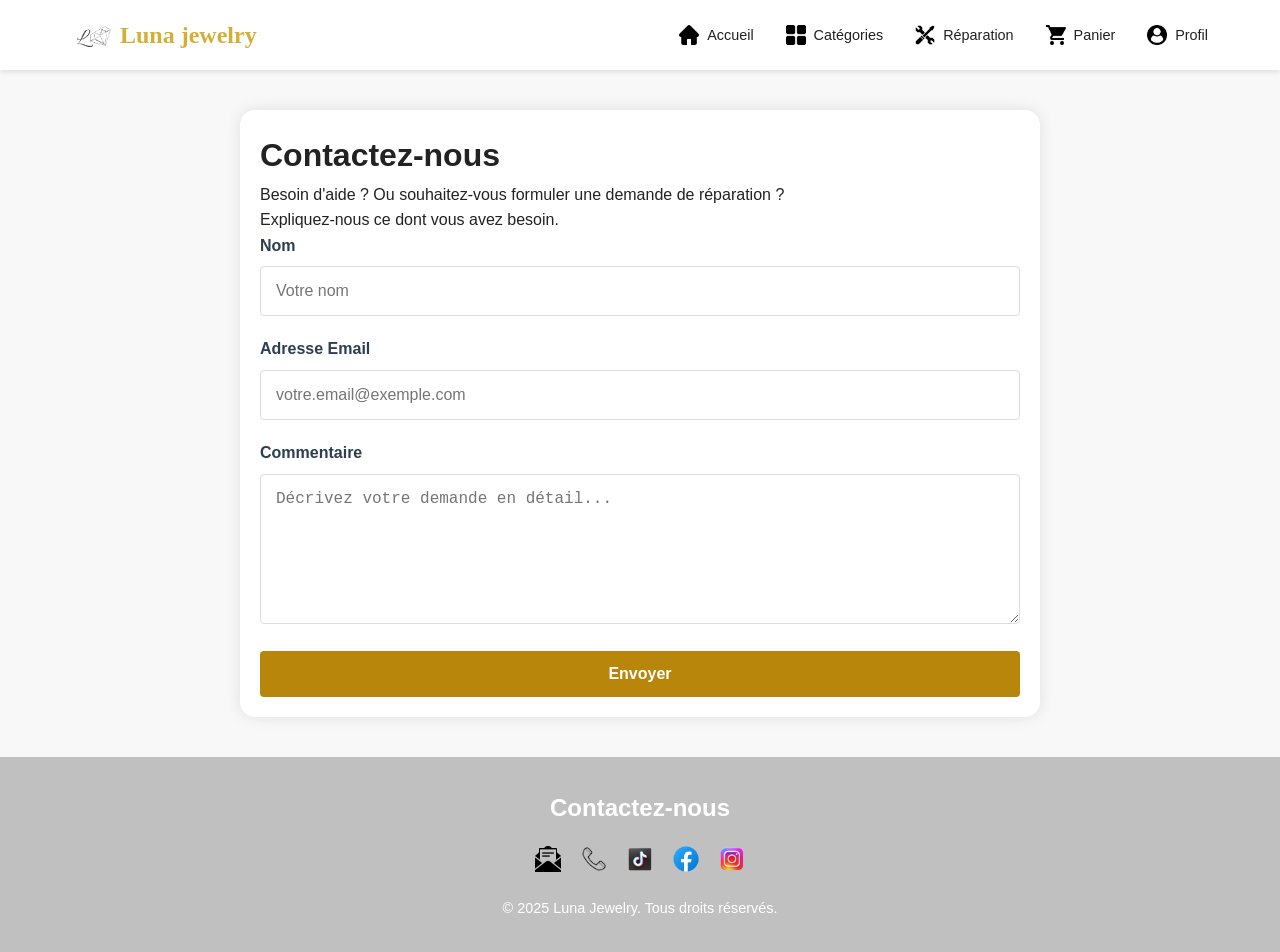
<file: content/contact.html>
<!DOCTYPE html>
<html lang="fr">
<head>
    <meta charset="UTF-8">
    <meta name="viewport" content="width=device-width, initial-scale=1.0">
    <meta name="description" content="Contactez Luna Jewelry pour toute question ou demande.">
    <link rel="icon" type="image/png" href="../images/logo.png">
    <title>Luna Jewelry - Contact</title>
    <link rel="stylesheet" href="../style/styles.css">
</head>
<body>
    <header>
        <nav>
            <div class="logo">
                <img src="../images/logo.png" alt="Logo luna jewelry">
                Luna jewelry
            </div>
            <button class="nav-toggle" aria-label="Toggle navigation">
                <span class="hamburger"></span>
            </button>
            <ul class="nav-menu">
                <li>
                    <a href="../index.html" class="nav-link">
                        <img src="../images/home.png" alt="Accueil" class="nav-icon"> Accueil
                    </a>
                </li>
                <li>
                    <a href="categories.html" class="nav-link">
                        <img src="../images/category.png" alt="Catégories" class="nav-icon"> Catégories
                    </a>
                   
                </li>
                <li>
                    <a href="reparation.html" class="nav-link">
                        <img src="../images/maintenance.png" alt="Réparation" class="nav-icon"> Réparation
                    </a>
                </li>
                <li>
                    <a href="panier.html" class="nav-link">
                        <img src="../images/shopping-cart.png" alt="Panier" class="nav-icon"> Panier 
                    </a>
                </li>
                <li class="dropdown">
                    <a href="autentification.html" class="nav-link">
                        <img src="../images/user.png" alt="Profil" class="nav-icon"> Profil
                    </a>
                    <ul class="dropdown-menu">
                        <li><a href="inscription.html" class="nav-link">Inscription</a></li>
                        <li><a href="autentification.html" class="nav-link">Authentification</a></li>
                    </ul>
                </li>
            </ul>
        </nav>
    </header>
   <main>
        <div class="contenu">
            <div class="entete">
                <h1>Contactez-nous</h1>
                <p>Besoin d'aide ? Ou souhaitez-vous formuler une demande de réparation ?<br>
                   Expliquez-nous ce dont vous avez besoin.</p>
            </div>
            <form class="formulaire-contact" id="formulaireContact">
                <div class="formulaire">
                    <label for="nom">Nom</label>
                    <input type="text" id="nom" name="nom" placeholder="Votre nom" required>
                </div>
                <div class="formulaire">
                    <label for="email">Adresse Email</label>
                    <input type="email" id="email" name="email" placeholder="votre.email@exemple.com" required>
                </div>
                <div class="formulaire">
                    <label for="message">Commentaire</label>
                    <textarea id="message" name="message" placeholder="Décrivez votre demande en détail..." required></textarea>
                </div>
                <button type="submit" class="submit-btn">Envoyer</button>
            </form>
        </div>
    </main>
    <footer>
        <h2>Contactez-nous</h2>
        <div class="con">
            <a href="mailto:contact@lunajewelry.com"><img src="../images/icons8-email-open-50.png" alt="email"></a>
            <a href="tel:+1234567890"><img src="../images/icons8-phone-80.png" alt="telephone"></a>
            <a href="https://www.tiktok.com/@lunajewelry"><img src="../images/icons8-tiktok-logo-94.png" alt="tiktok"></a>
            <a href="https://www.facebook.com/lunajewelry"><img src="../images/icons8-facebook-logo-48.png" alt="facebook"></a>
            <a href="https://www.instagram.com/lunajewelry"><img src="../images/icons8-instagram-logo-94.png" alt="instagram"></a>
        </div>
       
        <p>© 2025 Luna Jewelry. Tous droits réservés.</p>
    </footer>
    <script src="../javascript/script.js"></script>
</body>
</html>
</file>
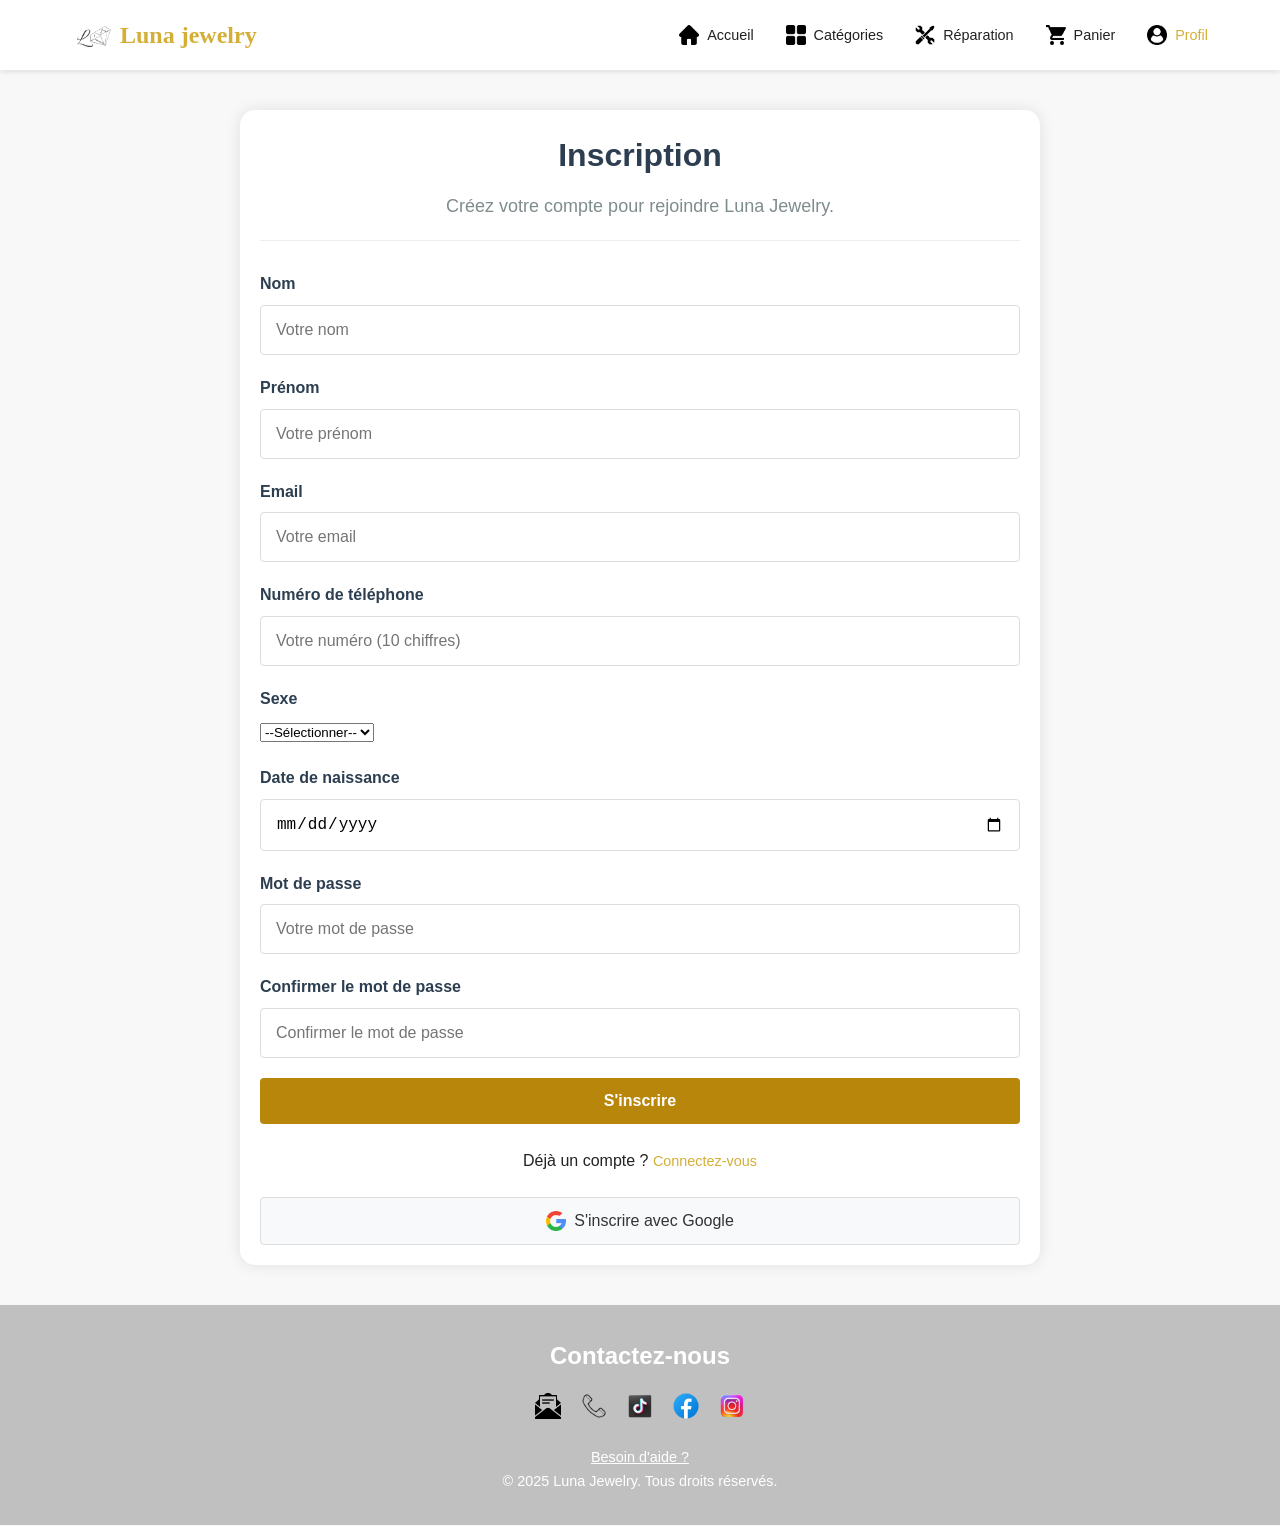
<file: content/inscription.html>
<!DOCTYPE html>
<html lang="fr">
<head>
    <meta charset="UTF-8">
    <meta name="viewport" content="width=device-width, initial-scale=1.0">
    <meta name="description" content="Inscrivez-vous pour rejoindre Luna Jewelry.">
    <link rel="icon" type="image/png" href="../images/logo.png">
    <title>Luna Jewelry - Inscription</title>
    <link rel="stylesheet" href="../style/styles.css">
</head>
<body>
    <header>
        <nav>
            <div class="logo">
                <img src="../images/logo.png" alt="Logo luna jewelry">
                Luna jewelry
            </div>
            <button class="nav-toggle" aria-label="Toggle navigation">
                <span class="hamburger"></span>
            </button>
            <ul class="nav-menu">
                <li>
                    <a href="../index.html" class="nav-link">
                        <img src="../images/home.png" alt="Accueil" class="nav-icon"> Accueil
                    </a>
                </li>
                <li>
                    <a href="categories.html" class="nav-link">
                        <img src="../images/category.png" alt="Catégories" class="nav-icon"> Catégories
                    </a>
                   
                </li>
                <li>
                    <a href="reparation.html" class="nav-link">
                        <img src="../images/maintenance.png" alt="Réparation" class="nav-icon"> Réparation
                    </a>
                </li>
                <li>
                    <a href="panier.html" class="nav-link">
                        <img src="../images/shopping-cart.png" alt="Panier" class="nav-icon"> Panier 
                    </a>
                </li>
                <li class="dropdown">
                    <a href="autentification.html" class="nav-link active">
                        <img src="../images/user.png" alt="Profil" class="nav-icon"> Profil
                    </a>
                    <ul class="dropdown-menu">
                        <li><a href="inscription.html" class="nav-link">Inscription</a></li>
                        <li><a href="autentification.html" class="nav-link">Authentification</a></li>
                    </ul>
                </li>
            </ul>
        </nav>
    </header>
     <main>
        <div class="contenu">
            <div class="header">
                <h1>Inscription</h1>
                <p>Créez votre compte pour rejoindre Luna Jewelry.</p>
            </div>
            <form id="inscription">
                <div class="formulaire">
                    <label for="lastname">Nom</label>
                    <input type="text" id="lastname" placeholder="Votre nom" required>
                </div>
                <div class="formulaire">
                    <label for="firstname">Prénom</label>
                    <input type="text" id="firstname" placeholder="Votre prénom" required>
                </div>
                <div class="formulaire">
                    <label for="email">Email</label>
                    <input type="email" id="email" placeholder="Votre email" required>
                </div>
                <div class="formulaire">
                    <label for="phone">Numéro de téléphone</label>
                    <input type="tel" id="phone" placeholder="Votre numéro (10 chiffres)" pattern="[0-9]{10}" required>
                </div>
                <div class="formulaire">
                    <label for="gender">Sexe</label>
                    <select id="gender" required>
                        <option value="">--Sélectionner--</option>
                        <option value="female">Femme</option>
                        <option value="male">Homme</option>
                    </select>
                </div>
                <div class="formulaire">
                    <label for="birthdate">Date de naissance</label>
                    <input type="date" id="birthdate" required>
                </div>
                <div class="formulaire">
                    <label for="password">Mot de passe</label>
                    <div class="input-group">
                        <input type="password" id="password" placeholder="Votre mot de passe" required>
                       
                    </div>
                </div>
                <div class="formulaire">
                    <label for="confirm-password">Confirmer le mot de passe</label>
                    <div class="input-group">
                        <input type="password" id="confirm-password" placeholder="Confirmer le mot de passe" required>
                      
                    </div>
                </div>
                <p id="password-match-error" class="error">Les mots de passe ne correspondent pas.</p>
                <p id="password-strength-error" class="error">Le mot de passe doit contenir au moins 8 caractères, une majuscule, une minuscule, un chiffre et un caractère spécial.</p>
                <button type="submit" class="submit-btn">S'inscrire</button>
            </form>
            <p class="link">Déjà un compte ? <a href="autentification.html">Connectez-vous</a></p>
            <div class="social-connexion">
                <button class="btn social google"><img src="../images/google.png" alt="Google"> S'inscrire avec Google</button>
            </div>
        </div>
    </main>
    <footer>
        <h2>Contactez-nous</h2>
        <div class="con">
            <a href="mailto:contact@lunajewelry.com"><img src="../images/icons8-email-open-50.png" alt="email"></a>
            <a href="tel:+1234567890"><img src="../images/icons8-phone-80.png" alt="telephone"></a>
            <a href="https://www.tiktok.com/@lunajewelry"><img src="../images/icons8-tiktok-logo-94.png" alt="tiktok"></a>
            <a href="https://www.facebook.com/lunajewelry"><img src="../images/icons8-facebook-logo-48.png" alt="facebook"></a>
            <a href="https://www.instagram.com/lunajewelry"><img src="../images/icons8-instagram-logo-94.png" alt="instagram"></a>
        </div>
         <div>
           <a href="contact.html"> Besoin d'aide ?</a>
        </div>
        <p>© 2025 Luna Jewelry. Tous droits réservés.</p>
    </footer>
    <script src="../javascript/script.js"></script>
</body>
</html>
</file>
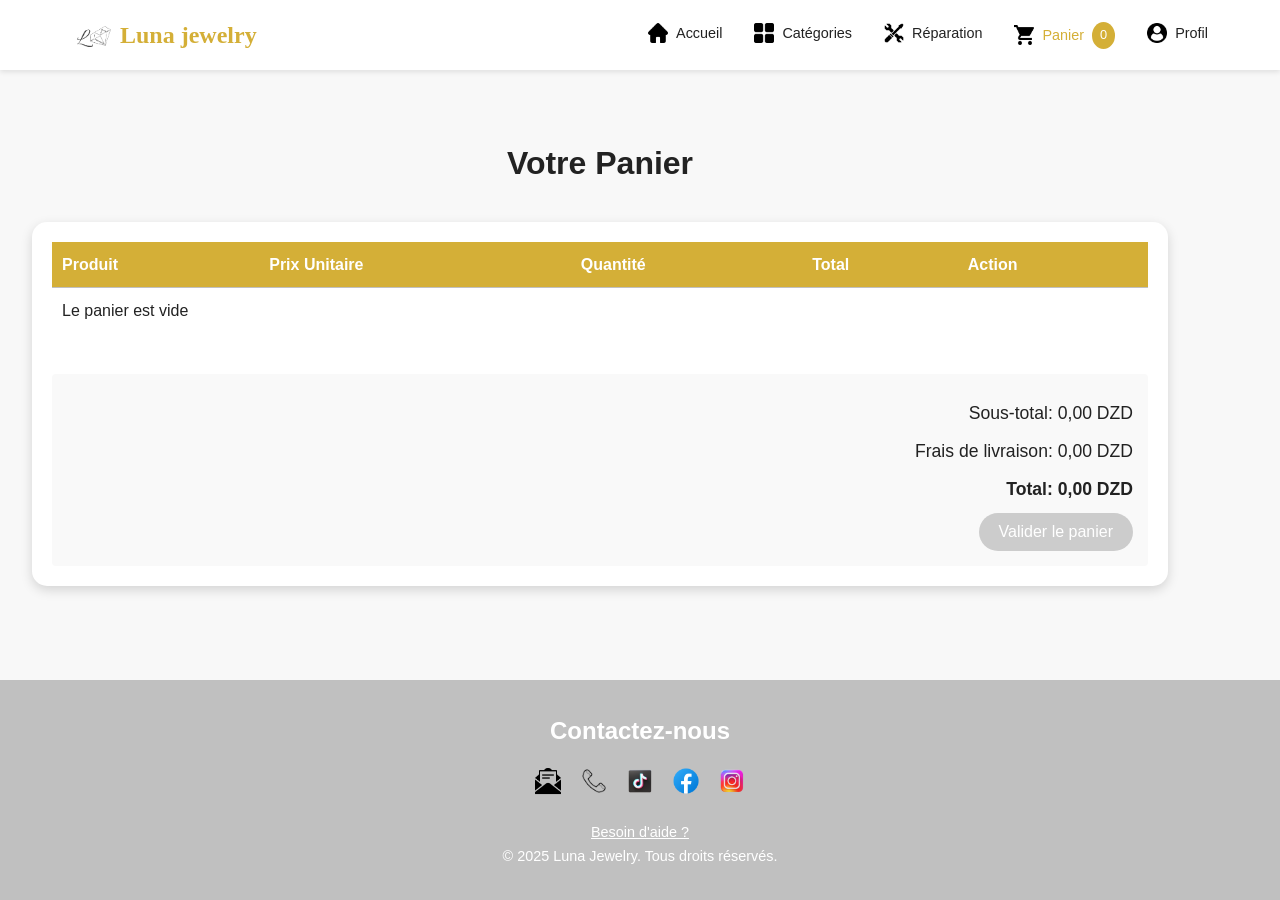
<file: content/panier.html>
<!DOCTYPE html>
<html lang="en">
<head>
    <meta charset="UTF-8">
    <meta name="viewport" content="width=device-width, initial-scale=1.0">
    <meta name="description" content="Votre panier chez Luna Jewelry - Finalisez votre commande avec élégance.">
    <link rel="icon" type="image/png" href="../images/logo.png">
    <title>Luna Jewelry - Panier</title>
    <link rel="stylesheet" href="../style/styles.css">
</head>
<body>
    <header>
        <nav>
            <div class="logo">
                <img src="../images/logo.png" alt="Logo luna jewelry">
                Luna jewelry
            </div>
            <button class="nav-toggle" aria-label="Toggle navigation">
                <span class="hamburger"></span>
            </button>
            <ul class="nav-menu">
                <li>
                    <a href="../index.html" class="nav-link">
                        <img src="../images/home.png" alt="Accueil" class="nav-icon"> Accueil
                    </a>
                </li>
                <li>
                    <a href="categories.html" class="nav-link">
                        <img src="../images/category.png" alt="Catégories" class="nav-icon"> Catégories
                    </a>
                </li>
                <li>
                    <a href="reparation.html" class="nav-link">
                        <img src="../images/maintenance.png" alt="Réparation" class="nav-icon"> Réparation
                    </a>
                </li>
                <li>
                    <a href="panier.html" class="nav-link active">
                        <img src="../images/shopping-cart.png" alt="Panier" class="nav-icon"> Panier <span id="cart-count">0</span>
                    </a>
                </li>
                <li class="dropdown">
                    <a href="autentification.html" class="nav-link">
                        <img src="../images/user.png" alt="Profil" class="nav-icon"> Profil
                    </a>
                    <ul class="dropdown-menu">
                        <li><a href="inscription.html" class="nav-link">Inscription</a></li>
                        <li><a href="autentification.html" class="nav-link">Authentification</a></li>
                    </ul>
                </li>
            </ul>
        </nav>
    </header>
    <main>
        <section class="cart-page">
            <h2>Votre Panier</h2>
            <div class="cart-content">
                <table id="cart-table">
                    <thead>
                        <tr>
                            <th>Produit</th>
                            <th>Prix Unitaire</th>
                            <th>Quantité</th>
                            <th>Total</th>
                            <th>Action</th>
                        </tr>
                    </thead>
                    <tbody id="cart-items"></tbody>
                </table>
                <div class="cart-summary" id="cart-summary">
                    <p>Sous-total: <span id="subtotal">0,00 DZD</span></p>
                    <p>Frais de livraison: <span id="shipping">0,00 DZD</span></p>
                    <p><strong>Total: <span id="total">0,00 DZD</strong></p>
                    <button id="validate-cart-btn" class="btn">Valider le panier</button>
                </div>
                <div id="delivery-form" style="display: none;">
                    <h3>Livraison</h3>
                    <form id="delivery-details">
                        <label for="name">Nom complet</label>
                        <input type="text" id="name" placeholder="Votre nom complet" required minlength="2">
                        <label for="address">Adresse de livraison</label>
                        <input type="text" id="address" placeholder="Votre adresse" required minlength="5">
                        <label for="phone">Numéro de téléphone</label>
                        <input type="tel" id="phone" placeholder="Votre numéro de téléphone" required pattern="[0-9]{10}">
                        <label for="wilaya">Wilaya</label>
                        <select id="wilaya" required>
                            <option value="">--Sélectionner--</option>
                            <option value="Adrar">Adrar</option>
                            <option value="Chlef">Chlef</option>
                            <option value="Laghouat">Laghouat</option>
                            <option value="Oum El Bouaghi">Oum El Bouaghi</option>
                            <option value="Batna">Batna</option>
                            <option value="Béjaïa">Béjaïa</option>
                            <option value="Biskra">Biskra</option>
                            <option value="Béchar">Béchar</option>
                            <option value="Blida">Blida</option>
                            <option value="Bouira">Bouira</option>
                            <option value="Tamanrasset">Tamanrasset</option>
                            <option value="Tébessa">Tébessa</option>
                            <option value="Tlemcen">Tlemcen</option>
                            <option value="Tiaret">Tiaret</option>
                            <option value="Tizi Ouzou">Tizi Ouzou</option>
                            <option value="Alger">Alger</option>
                            <option value="Djelfa">Djelfa</option>
                            <option value="Jijel">Jijel</option>
                            <option value="Sétif">Sétif</option>
                            <option value="Saïda">Saïda</option>
                            <option value="Skikda">Skikda</option>
                            <option value="Sidi Bel Abbès">Sidi Bel Abbès</option>
                            <option value="Annaba">Annaba</option>
                            <option value="Guelma">Guelma</option>
                            <option value="Constantine">Constantine</option>
                            <option value="Médéa">Médéa</option>
                            <option value="Mostaganem">Mostaganem</option>
                            <option value="M'Sila">M'Sila</option>
                            <option value="Mascara">Mascara</option>
                            <option value="Ouargla">Ouargla</option>
                            <option value="Oran">Oran</option>
                            <option value="El Bayadh">El Bayadh</option>
                            <option value="Illizi">Illizi</option>
                            <option value="Bordj Bou Arréridj">Bordj Bou Arréridj</option>
                            <option value="Boumerdès">Boumerdès</option>
                            <option value="El Tarf">El Tarf</option>
                            <option value="Tindouf">Tindouf</option>
                            <option value="Tissemsilt">Tissemsilt</option>
                            <option value="El Oued">El Oued</option>
                            <option value="Khenchela">Khenchela</option>
                            <option value="Souk Ahras">Souk Ahras</option>
                            <option value="Tipaza">Tipaza</option>
                            <option value="Mila">Mila</option>
                            <option value="Aïn Defla">Aïn Defla</option>
                            <option value="Naâma">Naâma</option>
                            <option value="Aïn Témouchent">Aïn Témouchent</option>
                            <option value="Ghardaïa">Ghardaïa</option>
                            <option value="Relizane">Relizane</option>
                            <option value="Timimoun">Timimoun</option>
                            <option value="Bordj Badji Mokhtar">Bordj Badji Mokhtar</option>
                            <option value="Ouled Djellal">Ouled Djellal</option>
                            <option value="Béni Abbès">Béni Abbès</option>
                            <option value="In Salah">In Salah</option>
                            <option value="In Guezzam">In Guezzam</option>
                            <option value="Touggourt">Touggourt</option>
                            <option value="Djanet">Djanet</option>
                            <option value="El M'Ghair">El M'Ghair</option>
                            <option value="El Meniaa">El Meniaa</option>
                        </select>
                        <button type="submit" id="proceed-payment-btn" class="btn">Passer au paiement</button>
                    </form>
                </div>
                <div id="payment-form" style="display: none;">
                    <h3>Mode de paiement</h3>
                    <form id="payment-details">
                        <label for="payment">Mode de paiement</label>
                        <select id="payment" required>
                            <option value="">--Sélectionner--</option>
                            <option value="credit">Carte de crédit</option>
                            <option value="BaridiMob">BaridiMob</option>
                            <option value="cash">Paiement à la livraison</option>
                        </select>
                        <button type="submit" id="confirm-order-btn" class="btn">Confirmer la commande</button>
                    </form>
                </div>
                <div id="order-details" style="display: none;">
                    <h3>Détails de votre commande</h3>
                    <div id="order-content"></div>
                    <a href="../index.html" class="btn">Retour à la boutique</a>
                </div>
            </div>
        </section>
    </main>
    <footer>
        <h2>Contactez-nous</h2>
        <div class="con">
            <a href="mailto:contact@lunajewelry.com"><img src="../images/icons8-email-open-50.png" alt="email"></a>
            <a href="tel:+1234567890"><img src="../images/icons8-phone-80.png" alt="telephone"></a>
            <a href="https://www.tiktok.com/@lunajewelry"><img src="../images/icons8-tiktok-logo-94.png" alt="tiktok"></a>
            <a href="https://www.facebook.com/lunajewelry"><img src="../images/icons8-facebook-logo-48.png" alt="facebook"></a>
            <a href="https://www.instagram.com/lunajewelry"><img src="../images/icons8-instagram-logo-94.png" alt="instagram"></a>
        </div>
        <div>
            <a href="contact.html">Besoin d'aide ?</a>
        </div>
        <p>© 2025 Luna Jewelry. Tous droits réservés.</p>
    </footer>
    <script src="../javascript/script.js"></script>
</body>
</html>
</file>
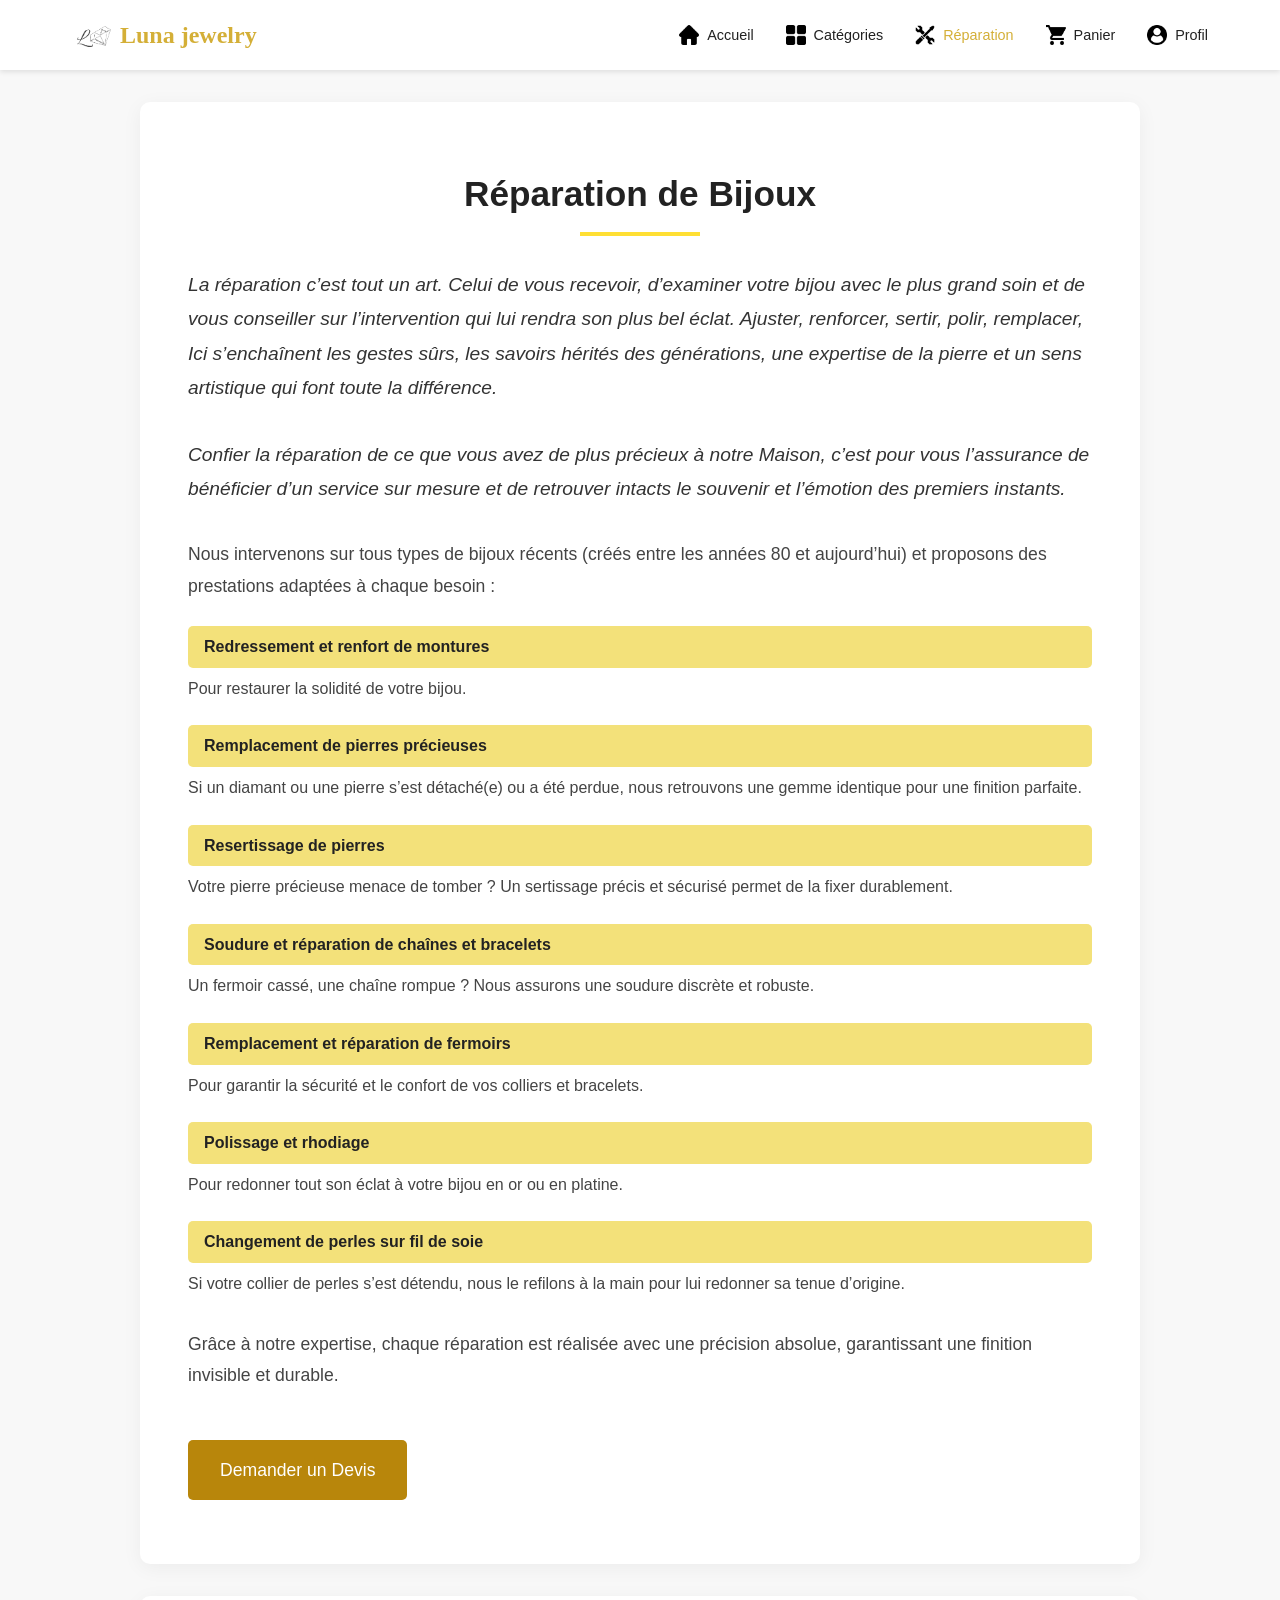
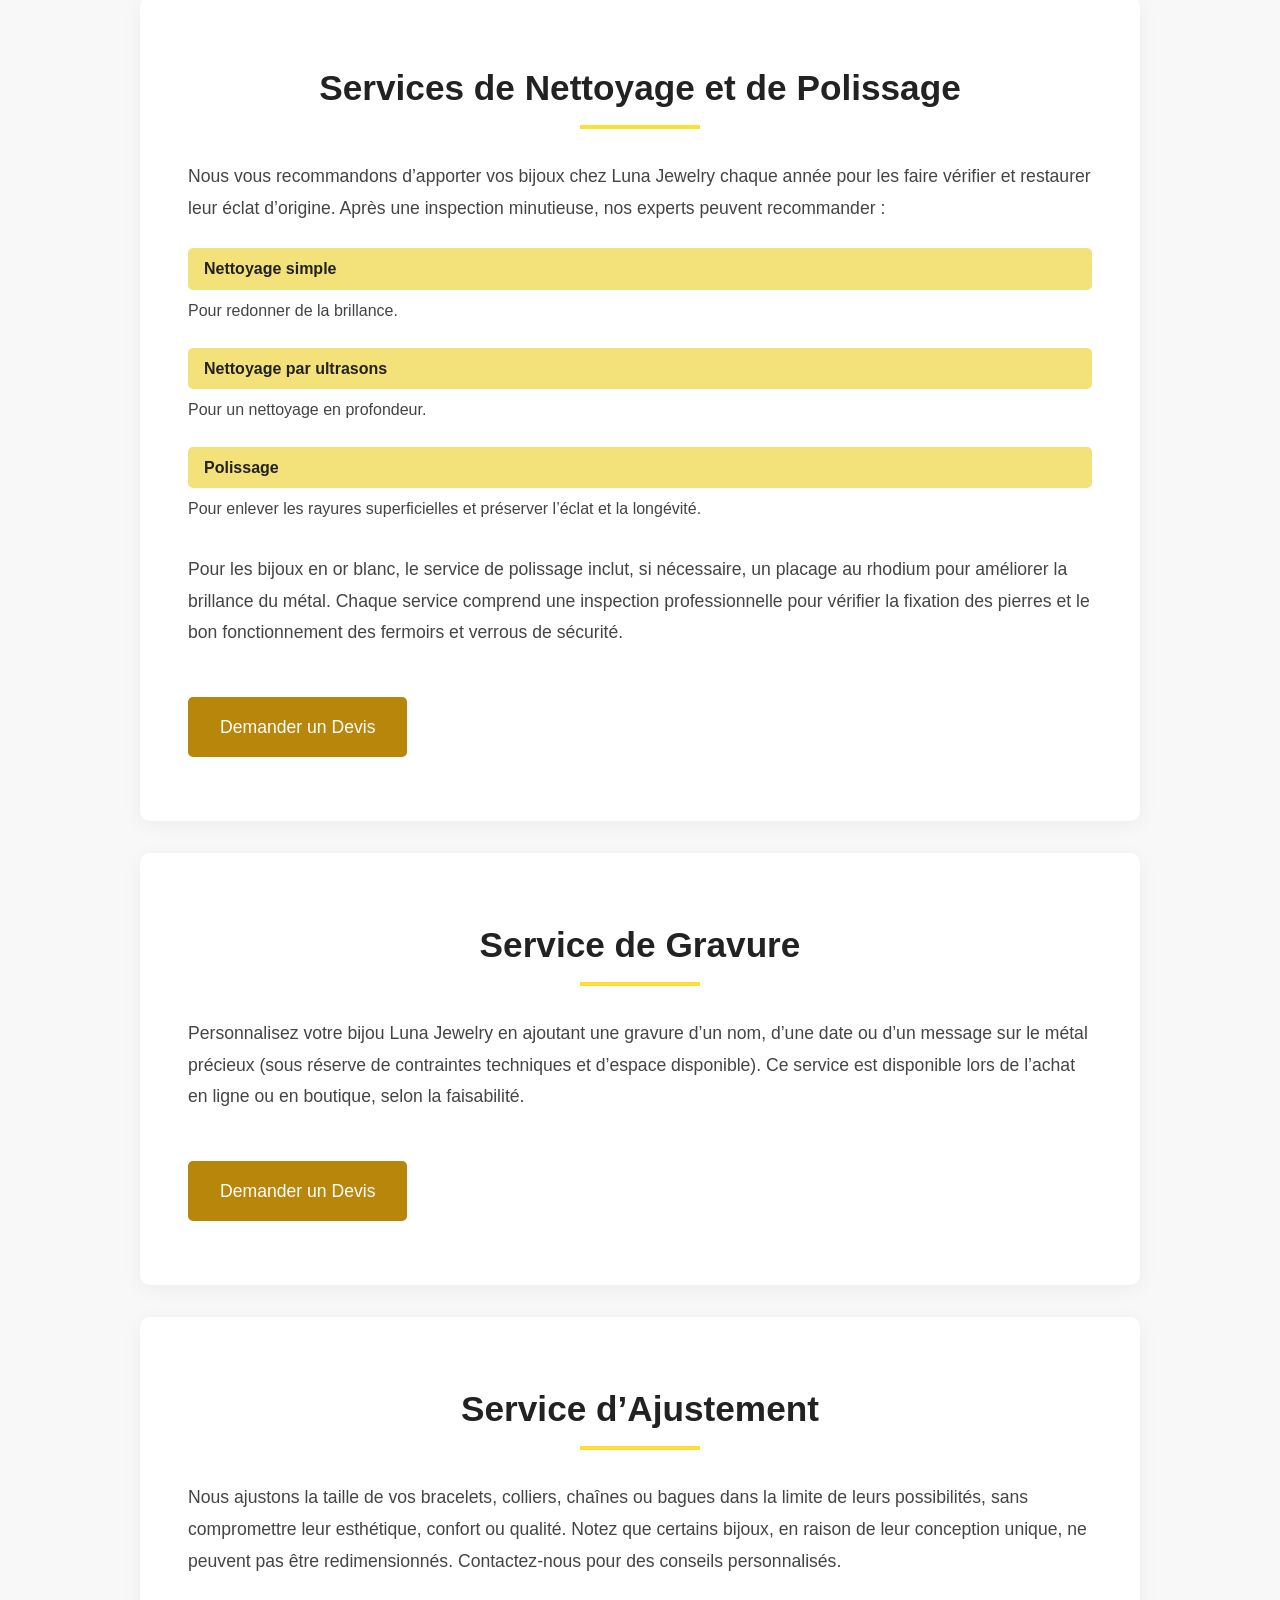
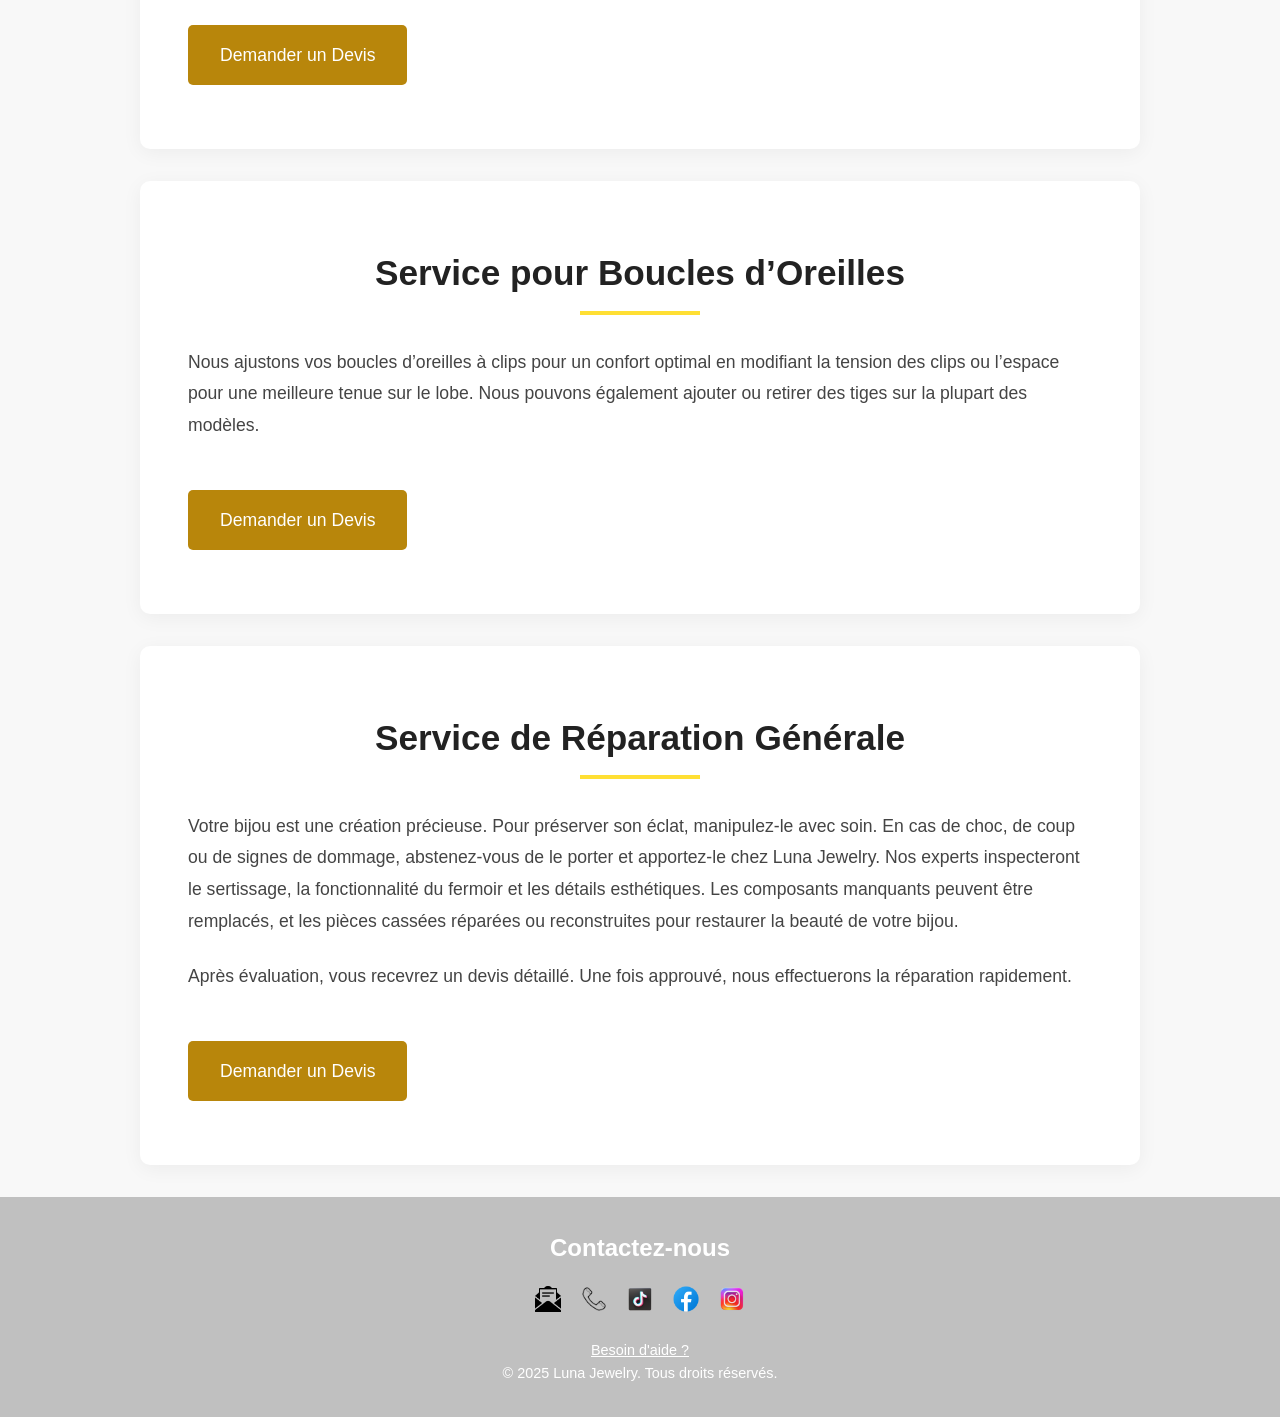
<file: content/reparation.html>
<!DOCTYPE html>
<html lang="fr">
<head>
    <meta charset="UTF-8">
    <meta name="viewport" content="width=device-width, initial-scale=1.0">
    <meta name="description" content="Découvrez les services de réparation de bijoux chez Luna Jewelry, incluant redressement, remplacement de pierres, polissage, gravure, et plus encore.">
    <link rel="icon" type="image/png" href="../images/logo.png">
    <title>Luna Jewelry - Réparation de Bijoux</title>
    <link rel="stylesheet" href="../style/styles.css">
</head>
<body>
    <header>
        <nav>
            <div class="logo">
                <img src="../images/logo.png" alt="Logo luna jewelry">
                Luna jewelry
            </div>
            <button class="nav-toggle" aria-label="Toggle navigation">
                <span class="hamburger"></span>
            </button>
            <ul class="nav-menu">
                <li>
                    <a href="../index.html" class="nav-link">
                        <img src="../images/home.png" alt="Accueil" class="nav-icon"> Accueil
                    </a>
                </li>
                <li class="dropdown">
                    <a href="categories.html" class="nav-link">
                        <img src="../images/category.png" alt="Catégories" class="nav-icon"> Catégories
                    </a>
                    <ul class="dropdown-menu">
                        <li><a href="bague.html" class="nav-link">Bagues</a></li>
                        <li><a href="collier.html" class="nav-link">Colliers</a></li>
                        <li><a href="bracelet.html" class="nav-link">Bracelets</a></li>
                        <li><a href="boucles.html" class="nav-link">Boucles d’oreilles</a></li>
                    </ul>
                </li>
                <li>
                    <a href="reparation.html" class="nav-link active">
                        <img src="../images/maintenance.png" alt="Réparation" class="nav-icon"> Réparation
                    </a>
                </li>
                <li>
                    <a href="panier.html" class="nav-link">
                        <img src="../images/shopping-cart.png" alt="Panier" class="nav-icon"> Panier 
                    </a>
                </li>
                <li class="dropdown">
                    <a href="autentification.html" class="nav-link">
                        <img src="../images/user.png" alt="Profil" class="nav-icon"> Profil
                    </a>
                    <ul class="dropdown-menu">
                        <li><a href="inscription.html" class="nav-link">Inscription</a></li>
                        <li><a href="autentification.html" class="nav-link">Authentification</a></li>
                    </ul>
                </li>
            </ul>
        </nav>
    </header>
   <main>
        
        <section class="reparation">
            <h2>Réparation de Bijoux</h2>
            <p class="introduction">La réparation c’est tout un art. Celui de vous recevoir, d’examiner votre bijou avec le plus grand soin et de vous conseiller sur l’intervention qui lui rendra son plus bel éclat. Ajuster, renforcer, sertir, polir, remplacer, Ici s’enchaînent les gestes sûrs, les savoirs hérités des générations, une expertise de la pierre et un sens artistique qui font toute la différence.</p>
            <p class="introduction">Confier la réparation de ce que vous avez de plus précieux à notre Maison, c’est pour vous l’assurance de bénéficier d’un service sur mesure et de retrouver intacts le souvenir et l’émotion des premiers instants.</p>
            <p>Nous intervenons sur tous types de bijoux récents (créés entre les années 80 et aujourd’hui) et proposons des prestations adaptées à chaque besoin :</p>
            <ul>
                <li><div class="titre-service">Redressement et renfort de montures</div><span class="description-service">Pour restaurer la solidité de votre bijou.</span></li>
                <li><span class="titre-service">Remplacement de pierres précieuses</span><span class="description-service">Si un diamant ou une pierre s’est détaché(e) ou a été perdue, nous retrouvons une gemme identique pour une finition parfaite.</span></li>
                <li><span class="titre-service">Resertissage de pierres</span><span class="description-service">Votre pierre précieuse menace de tomber ? Un sertissage précis et sécurisé permet de la fixer durablement.</span></li>
                <li><span class="titre-service">Soudure et réparation de chaînes et bracelets</span><span

 class="description-service">Un fermoir cassé, une chaîne rompue ? Nous assurons une soudure discrète et robuste.</span></li>
                <li><span class="titre-service">Remplacement et réparation de fermoirs</span><span class="description-service">Pour garantir la sécurité et le confort de vos colliers et bracelets.</span></li>
                <li><span class="titre-service">Polissage et rhodiage</span><span class="description-service">Pour redonner tout son éclat à votre bijou en or ou en platine.</span></li>
                <li><span class="titre-service">Changement de perles sur fil de soie</span><span class="description-service">Si votre collier de perles s’est détendu, nous le refilons à la main pour lui redonner sa tenue d’origine.</span></li>
            </ul>
            <p>Grâce à notre expertise, chaque réparation est réalisée avec une précision absolue, garantissant une finition invisible et durable.</p>
            <a href="contact.html" class="bouton">Demander un Devis</a>
        </section>
        <section class="nettoyage">
            <h2>Services de Nettoyage et de Polissage</h2>
            <p>Nous vous recommandons d’apporter vos bijoux chez Luna Jewelry chaque année pour les faire vérifier et restaurer leur éclat d’origine. Après une inspection minutieuse, nos experts peuvent recommander :</p>
            <ul>
                <li><span class="titre-service">Nettoyage simple</span><span class="description-service">Pour redonner de la brillance.</span></li>
                <li><span class="titre-service">Nettoyage par ultrasons</span><span class="description-service">Pour un nettoyage en profondeur.</span></li>
                <li><span class="titre-service">Polissage</span><span class="description-service">Pour enlever les rayures superficielles et préserver l’éclat et la longévité.</span></li>
            </ul>
            <p>Pour les bijoux en or blanc, le service de polissage inclut, si nécessaire, un placage au rhodium pour améliorer la brillance du métal. Chaque service comprend une inspection professionnelle pour vérifier la fixation des pierres et le bon fonctionnement des fermoirs et verrous de sécurité.</p>
            <a href="contact.html" class="bouton">Demander un Devis</a>
        </section>
        <section class="gravure">
            <h2>Service de Gravure</h2>
            <p>Personnalisez votre bijou Luna Jewelry en ajoutant une gravure d’un nom, d’une date ou d’un message sur le métal précieux (sous réserve de contraintes techniques et d’espace disponible). Ce service est disponible lors de l’achat en ligne ou en boutique, selon la faisabilité.</p>
            <a href="contact.html" class="bouton">Demander un Devis</a>
        </section>
        <section class="ajustement">
            <h2>Service d’Ajustement</h2>
            <p>Nous ajustons la taille de vos bracelets, colliers, chaînes ou bagues dans la limite de leurs possibilités, sans compromettre leur esthétique, confort ou qualité. Notez que certains bijoux, en raison de leur conception unique, ne peuvent pas être redimensionnés. Contactez-nous pour des conseils personnalisés.</p>
            <a href="contact.html" class="bouton">Demander un Devis</a>
        </section>
        <section class="boucles">
            <h2>Service pour Boucles d’Oreilles</h2>
            <p>Nous ajustons vos boucles d’oreilles à clips pour un confort optimal en modifiant la tension des clips ou l’espace pour une meilleure tenue sur le lobe. Nous pouvons également ajouter ou retirer des tiges sur la plupart des modèles.</p>
            <a href="contact.html" class="bouton">Demander un Devis</a>
        </section>
        <section class="reparation-generale">
            <h2>Service de Réparation Générale</h2>
            <p>Votre bijou est une création précieuse. Pour préserver son éclat, manipulez-le avec soin. En cas de choc, de coup ou de signes de dommage, abstenez-vous de le porter et apportez-le chez Luna Jewelry. Nos experts inspecteront le sertissage, la fonctionnalité du fermoir et les détails esthétiques. Les composants manquants peuvent être remplacés, et les pièces cassées réparées ou reconstruites pour restaurer la beauté de votre bijou.</p>
            <p>Après évaluation, vous recevrez un devis détaillé. Une fois approuvé, nous effectuerons la réparation rapidement.</p>
            <a href="contact.html" class="bouton">Demander un Devis</a>
        </section>
    </main>
    <footer>
        <h2>Contactez-nous</h2>
        <div class="con">
            <a href="mailto:contact@lunajewelry.com"><img src="../images/icons8-email-open-50.png" alt="email"></a>
            <a href="tel:+1234567890"><img src="../images/icons8-phone-80.png" alt="telephone"></a>
            <a href="https://www.tiktok.com/@lunajewelry"><img src="../images/icons8-tiktok-logo-94.png" alt="tiktok"></a>
            <a href="https://www.facebook.com/lunajewelry"><img src="../images/icons8-facebook-logo-48.png" alt="facebook"></a>
            <a href="https://www.instagram.com/lunajewelry"><img src="../images/icons8-instagram-logo-94.png" alt="instagram"></a>
        </div>
         <div>
           <a href="contact.html"> Besoin d'aide ?</a>
        </div>
        <p>© 2025 Luna Jewelry. Tous droits réservés.</p>
    </footer>
    <script src="../javascript/script.js"></script>
</body>
</html>
</file>
<file: style/styles.css>
* {
    margin: 0;
    padding: 0;
    box-sizing: border-box;
}

body {
    font-family: Helvetica, Arial, sans-serif;
    line-height: 1.6;
    color: #222;
    background: #f8f8f8;
    min-height: 100vh;
    display: flex;
    flex-direction: column;
}

header {
    background: #fff;
    box-shadow: 0 2px 5px rgba(0, 0, 0, 0.1);
    position: sticky;
    top: 0;
    z-index: 100;
}

nav {
    display: flex;
    justify-content: space-between;
    align-items: center;
    padding: 1rem 2rem;
    max-width: 1200px;
    margin: 0 auto;
}

.logo {
    display: flex;
    align-items: center;
    font-size: 1.5rem;
    font-family: Ink Free;
    font-weight: bold;
    color: #d4af37;
}

.logo img {
    width: 40px;
    margin-right: 0.5rem;
}

.nav-menu {
    display: flex;
    list-style: none;
    transition: all 0.3s ease;
}

.nav-menu li {
    margin-left: 2rem;
    position: relative;
}

.nav-link {
    text-decoration: none;
    color: #222;
    font-weight: 500;
    transition: color 0.3s ease;
    display: flex;
    align-items: center;
}

.nav-link:hover,
.nav-link.active {
    color: #d4af37;
}

.nav-icon {
    width: 20px;
    height: 20px;
    margin-right: 0.5rem;
}

#cart-count {
    background: #d4af37;
    color: #fff;
    border-radius: 50%;
    padding: 0.2rem 0.5rem;
    font-size: 0.8rem;
    margin-left: 0.5rem;
}

.dropdown {
    position: relative;
}

.dropdown-menu {
    display: none;
    position: absolute;
    top: 100%;
    right: 0;
    background: #fff;
    box-shadow: 0 4px 8px rgba(0, 0, 0, 0.1);
    list-style: none;
    padding: 0.5rem 0;
    border-radius: 5px;
    min-width: 150px;
    z-index: 100;
}

.dropdown:hover .dropdown-menu {
    display: block;
}

.dropdown-menu li {
    margin: 0;
}

.dropdown-menu li a {
    display: block;
    padding: 0.5rem 1rem;
    color: #222;
    text-decoration: none;
    font-weight: 400;
}

.dropdown-menu li a:hover {
    background: #f0e7d0;
    color: #d4af37;
}

.nav-toggle {
    display: none;
    background: none;
    border: none;
    cursor: pointer;
    padding: 0.5rem;
}

.hamburger {
    display: block;
    width: 25px;
    height: 3px;
    background: #222;
    position: relative;
    transition: background 0.3s ease;
}

.hamburger::before,
.hamburger::after {
    content: '';
    width: 25px;
    height: 3px;
    background: #222;
    position: absolute;
    left: 0;
    transition: transform 0.3s ease, top 0.3s ease;
}

.hamburger::before {
    top: -8px;
}

.hamburger::after {
    top: 8px;
}

.hamburger.active {
    background: transparent;
}

.hamburger.active::before {
    transform: rotate(45deg);
    top: 0;
}

.hamburger.active::after {
    transform: rotate(-45deg);
    top: 0;
}

main {
    flex: 1;
}

.hero {
    text-align: center;
    padding: 4rem 2rem;
    background: linear-gradient(to bottom, #f0e7d0, #fff);
}

.hero h2 {
    font-size: 2.5rem;
    margin-bottom: 1rem;
    color: #222;
}

.hero p {
    font-size: 1.2rem;
    max-width: 600px;
    margin: 0 auto;
    color: #555;
}

.categories,
.products,
.cart-page {
    padding: 3rem 2rem;
    max-width: 1200px;
    margin: 0 auto;
}

.categories h2,
.products h2,
.cart-page h2,
.formulaire h2 {
    text-align: center;
    font-size: 2rem;
    margin-bottom: 2rem;
    color: #222;
}

.category-grid,
.product-grid {
    display: grid;
    grid-template-columns: repeat(auto-fit, minmax(250px, 1fr));
    gap: 2rem;
}

.category,
.product {
    background: #fff;
    border-radius: 15px;
    box-shadow: 0 4px 12px rgba(0, 0, 0, 0.1);
    overflow: hidden;
    transition: transform 0.3s ease;
    display: flex;
    flex-direction: column;
    height: 100%;
    position: relative;
}

.category:hover,
.product:hover {
    transform: translateY(-5px);
}

.category img,
.product img {
    width: 100%;
    height: 200px;
    object-fit: cover;
}

.category h3,
.product h3 {
    font-size: 1.5rem;
    padding: 1rem;
    color: #222;
}

.category p,
.product p {
    padding: 0 1rem 1rem;
    color: #555;
}

.product .description {
    display: none;
    overflow: hidden;
    transition: max-height 0.5s ease, padding 0.5s ease;
    margin: 0;
}

.product:hover .description {
    display: block;
    padding: 0 1rem 1rem;
}

.product .price {
    display: block;
    padding: 0 1rem 1rem;
    font-weight: bold;
    color: #b8860b;
}

.slider-container {
    margin-top: 80px;
    height: 600px;
    width: 100%;
    position: relative;
    overflow: hidden;
}

.slider-wrapper {
    display: flex;
    width: 500%;
    height: 100%;
    transition: transform 1s ease-in-out;
}

.slide {
    width: 20%;
    height: 100%;
    position: relative;
    display: flex;
    justify-content: center;
    align-items: center;
    color: white;
    text-shadow: 2px 2px 8px rgba(0,0,0,0.7);
}

.slide img {
    width: 100%;
    height: 100%;
    object-fit: cover;
    position: absolute;
    top: 0;
    left: 0;
    z-index: 1;
}

.slider-controls {
    position: absolute;
    width: 100%;
    top: 50%;
    transform: translateY(-50%);
    display: flex;
    justify-content: space-between;
    padding: 0 20px;
    z-index: 10;
}

.slider-controls button {
    background-color: rgba(255, 255, 255, 0.5);
    border: none;
    width: 50px;
    height: 50px;
    border-radius: 50%;
    cursor: pointer;
    display: flex;
    justify-content: center;
    align-items: center;
    transition: background-color 0.3s;
}

.slider-controls button:hover {
    background-color: rgba(255, 255, 255, 0.8);
}

.slider-controls button img {
    width: 20px;
    height: 20px;
}

.slide p {
    font-size: 24px;
    max-width: 600px;
    text-align: center;
    margin: 0;
}

.slide-overlay {
    position: absolute;
    top: 0;
    left: 0;
    width: 100%;
    height: 100%;
    background: rgba(0,0,0,0.3);
    z-index: 2;
}

.slide-content {
    position: absolute;
    top: 50%;
    left: 50%;
    transform: translate(-50%, -50%);
    z-index: 3;
    text-align: center;
    display: flex;
    flex-direction: column;
    gap: 20px;
}

.btn {
    display: inline-block;
    width: auto;
    padding: 0.8rem 1.5rem;
    background: #d4af37;
    color: #fff;
    border: none;
    border-radius: 4px;
    font-size: 1rem;
    cursor: pointer;
    text-align: center;
    text-decoration: none;
    transition: background 0.3s ease;
}

.btn:hover {
    background: #b8860b;
}

footer {
    background: silver;
    color: #fff;
    text-align: center;
    padding: 2rem;
}

footer h2 {
    font-size: 1.5rem;
    margin-bottom: 1rem;
}

.con {
    display: flex;
    justify-content: center;
    gap: 1rem;
    margin-bottom: 1rem;
}

.con img {
    width: 30px;
    transition: transform 0.3s ease;
}

.con img:hover {
    transform: scale(1.3);
}

footer p, a {
    color: white;
    font-size: 0.9rem;
}

.cart-page {
    margin: 20px 0;
}

.cart-content {
    display: flex;
    flex-direction: column;
    gap: 20px;
    background: #fff;
    padding: 20px;
    border-radius: 15px;
    box-shadow: 0 4px 12px rgba(0, 0, 0, 0.15);
}

#cart-table {
    width: 100%;
    border-collapse: collapse;
    margin-bottom: 20px;
}

#cart-table th,
#cart-table td {
    padding: 10px;
    text-align: left;
    border-bottom: 1px solid #c0c0c0;
}

#cart-table th {
    background: #d4af37;
    color: #fff;
}

#cart-table td {
    border: none;
}

#cart-table input[type="number"] {
    width: 60px;
    padding: 5px;
    border: 1px solid #c0c0c0;
    border-radius: 5px;
}

#cart-table button {
    background: #b8860b;
    color: #fff;
    border: none;
    padding: 5px 10px;
    cursor: pointer;
    border-radius: 5px;
}

#cart-table button:hover {
    background: #d4af37;
}

.cart-summary {
    text-align: right;
    padding: 15px;
    background-color: #f9f9f9;
    border-radius: 4px;
}

.cart-summary p {
    margin: 10px 0;
    font-size: 1.1rem;
}

.cart-summary button {
    background: #d4af37;
    color: #fff;
    padding: 10px 20px;
    border: none;
    border-radius: 20px;
    cursor: pointer;
    transition: all 0.3s ease;
}

.cart-summary button:hover {
    background: #b8860b;
    transform: scale(1.05);
}

.cart-summary button:disabled {
    background-color: #ccc;
    cursor: not-allowed;
    transform: none;
}

#delivery-form,
#payment-form,
.order-details {
    margin-top: 20px;
    padding: 15px;
    background-color: #f9f9f9;
    border-radius: 4px;
    display: none;
}

#delivery-form form,
#payment-form form {
    display: flex;
    flex-direction: column;
    gap: 15px;
    max-width: 400px;
    margin: 0 auto;
}

#delivery-form label,
#payment-form label {
    font-size: 1rem;
    color: #222;
}

#delivery-form input,
#delivery-form select,
#payment-form select {
    padding: 10px;
    border: 1px solid #c0c0c0;
    border-radius: 5px;
    font-family: inherit;
    transition: border-color 0.3s ease;
}

#delivery-form input:focus,
#delivery-form select:focus,
#payment-form select:focus {
    border-color: #d4af37;
    outline: none;
}

.input-group {
    display: flex;
    align-items: center;
}

.contenu {
    max-width: 800px;
    margin: 40px auto;
    padding: 20px;
    background-color: #fff;
    border-radius: 15px;
    box-shadow: 0 0 15px rgba(0, 0, 0, 0.1);
}

.header {
    text-align: center;
    margin-bottom: 30px;
    padding-bottom: 20px;
    border-bottom: 1px solid #eee;
}

.header h1 {
    color: #2c3e50;
    margin-bottom: 10px;
}

.header p {
    color: #7f8c8d;
    font-size: 18px;
}

.contact-form {
    padding: 20px 0;
}

.formulaire {
    margin-bottom: 20px;
}

.formulaire label {
    display: block;
    margin-bottom: 8px;
    font-weight: bold;
    color: #2c3e50;
}

.formulaire input,
.formulaire textarea {
    width: 100%;
    padding: 15px;
    border: 1px solid #ddd;
    border-radius: 4px;
    font-size: 16px;
    transition: border-color 0.3s;
}

.formulaire input:focus,
.formulaire textarea:focus {
    border-color: #3498db;
    outline: none;
}

.formulaire textarea {
    height: 150px;
    resize: vertical;
}

.submit-btn {
    background-color: #b8860b;
    color: white;
    border: none;
    padding: 14px 24px;
    font-size: 16px;
    border-radius: 4px;
    cursor: pointer;
    transition: background-color 0.3s;
    width: 100%;
    font-weight: bold;
} 

.submit-btn:hover {
    background-color: #250f1d68;
} 

.social-connexion {
    margin-top: 1rem;
    display: flex;
    flex-direction: column;
    gap: 0.5rem;
}

.btn.social {
    display: flex;
    align-items: center;
    justify-content: center;
    gap: 0.5rem;
    background: #f8f9fa;
    color: #333;
    border: 1px solid #ddd;
}

.btn.google img {
    width: 20px;
    height: 20px;
}

.btn.google:hover {
    background: #e9ecef;
}

.error {
    color: #dc3545;
    font-size: 0.9rem;
    margin: 0.5rem 0;
    text-align: center;
    display: none;
}

.error.active {
    display: block;
}

.success {
    color: #28a745;
    font-size: 0.9rem;
    margin: 0.5rem 0;
    text-align: center;
    display: none;
}

.success.active {
    display: block;
}

.link {
    text-align: center;
    margin-top: 1rem;
    padding: 0.5rem;
}

.link a {
    color: #d4af37;
    text-decoration: none;
}

.link a:hover {
    text-decoration: underline;
}

.reparation,
.nettoyage,
.gravure,
.ajustement,
.boucles,
.reparation-generale {
    padding: 4rem 3rem;
    max-width: 1000px;
    margin: 2rem auto;
    background-color: #fff;
    border-radius: 10px;
    box-shadow: 0 4px 20px rgba(0, 0, 0, 0.05);
}

.reparation h2,
.nettoyage h2,
.gravure h2,
.ajustement h2,
.boucles h2,
.reparation-generale h2,
.entete h2 {
    text-align: center;
    font-size: 2.2rem;
    margin-bottom: 2rem;
    color: #222;
    position: relative;
    padding-bottom: 0.8rem;
}

.reparation h2::after,
.nettoyage h2::after,
.gravure h2::after,
.ajustement h2::after,
.boucles h2::after,
.reparation-generale h2::after,
.entete h2::after {
    content: '';
    position: absolute;
    bottom: 0;
    left: 50%;
    transform: translateX(-50%);
    width: 120px;
    height: 4px;
    background-color: rgba(255, 215, 0, 0.8);
}

.reparation p,
.nettoyage p,
.gravure p,
.ajustement p,
.boucles p,
.reparation-generale p {
    margin-bottom: 1.5rem;
    color: #444;
    line-height: 1.8;
    font-size: 1.1rem;
}

.reparation p.introduction {
    font-style: italic;
    color: #333;
    margin-bottom: 2rem;
    font-size: 1.2rem;
}

.reparation ul,
.nettoyage ul {
    list-style: none;
    padding: 0;
    margin-bottom: 2rem;
}

.reparation ul li,
.nettoyage ul li {
    margin-bottom: 1.5rem;
    display: flex;
    flex-direction: column;
    align-items: flex-start;
}

.titre-service {
    display: block;
    background-color: rgba(235, 204, 25, 0.578);
    width: 100%;
    color: #222;
    padding: 0.5rem 1rem;
    border-radius: 5px;
    font-weight: bold;
    margin-bottom: 0.5rem;
}

.description-service {
    color: #444;
    font-size: 1rem;
    line-height: 1.6;
}

.bouton {
    display: inline-block;
    background-color: #b8860b;
    color: white;
    padding: 1rem 2rem;
    text-decoration: none;
    border-radius: 5px;
    font-size: 1.1rem;
    transition: background-color 0.3s;
    text-align: center;
    margin-top: 1.5rem;
}

.bouton:hover {
    background-color: #d4a017;
}

@media (max-width: 768px) {
    nav {
        position: relative;
    }

    .nav-toggle {
        display: block;
    }

    .nav-menu {
        display: none;
        position: absolute;
        top: 100%;
        left: 0;
        right: 0;
        background: #fff;
        flex-direction: column;
        padding: 1rem;
        box-shadow: 0 4px 8px rgba(0, 0, 0, 0.1);
        z-index: 100;
    }

    .nav-menu.active {
        display: flex;
    }

    .nav-menu li {
        margin: 0.5rem 0;
    }

    .nav-menu li a {
        display: block;
        padding: 0.5rem;
    }

    .dropdown-menu {
        display: none;
        position: static;
        box-shadow: none;
        background: #f8f8f8;
        padding: 0.5rem 1rem;
    }

    .dropdown.active .dropdown-menu {
        display: block;
    }

    .dropdown:hover .dropdown-menu {
        display: none;
    }

    .hero h2 {
        font-size: 2rem;
    }

    .category-grid,
    .product-grid {
        grid-template-columns: 1fr;
    }

    .cart-content {
        padding: 15px;
    }

    #cart-table th,
    #cart-table td {
        font-size: 0.9rem;
        padding: 8px;
    }

    #cart-table input[type="number"] {
        width: 50px;
    }

    .formulaire form {
        max-width: 100%;
        padding: 1rem;
    }

    .slider-container {
        height: 400px;
    }

    .slide p {
        font-size: 18px;
        max-width: 80%;
    }

    .btn {
        padding: 0.6rem 1.2rem;
        font-size: 0.9rem;
    }
}

@media (max-width: 600px) {
    .formulaire form {
        padding: 1.5rem;
    }

    .formulaire h2 {
        font-size: 1.5rem;
    }
}
</file>
